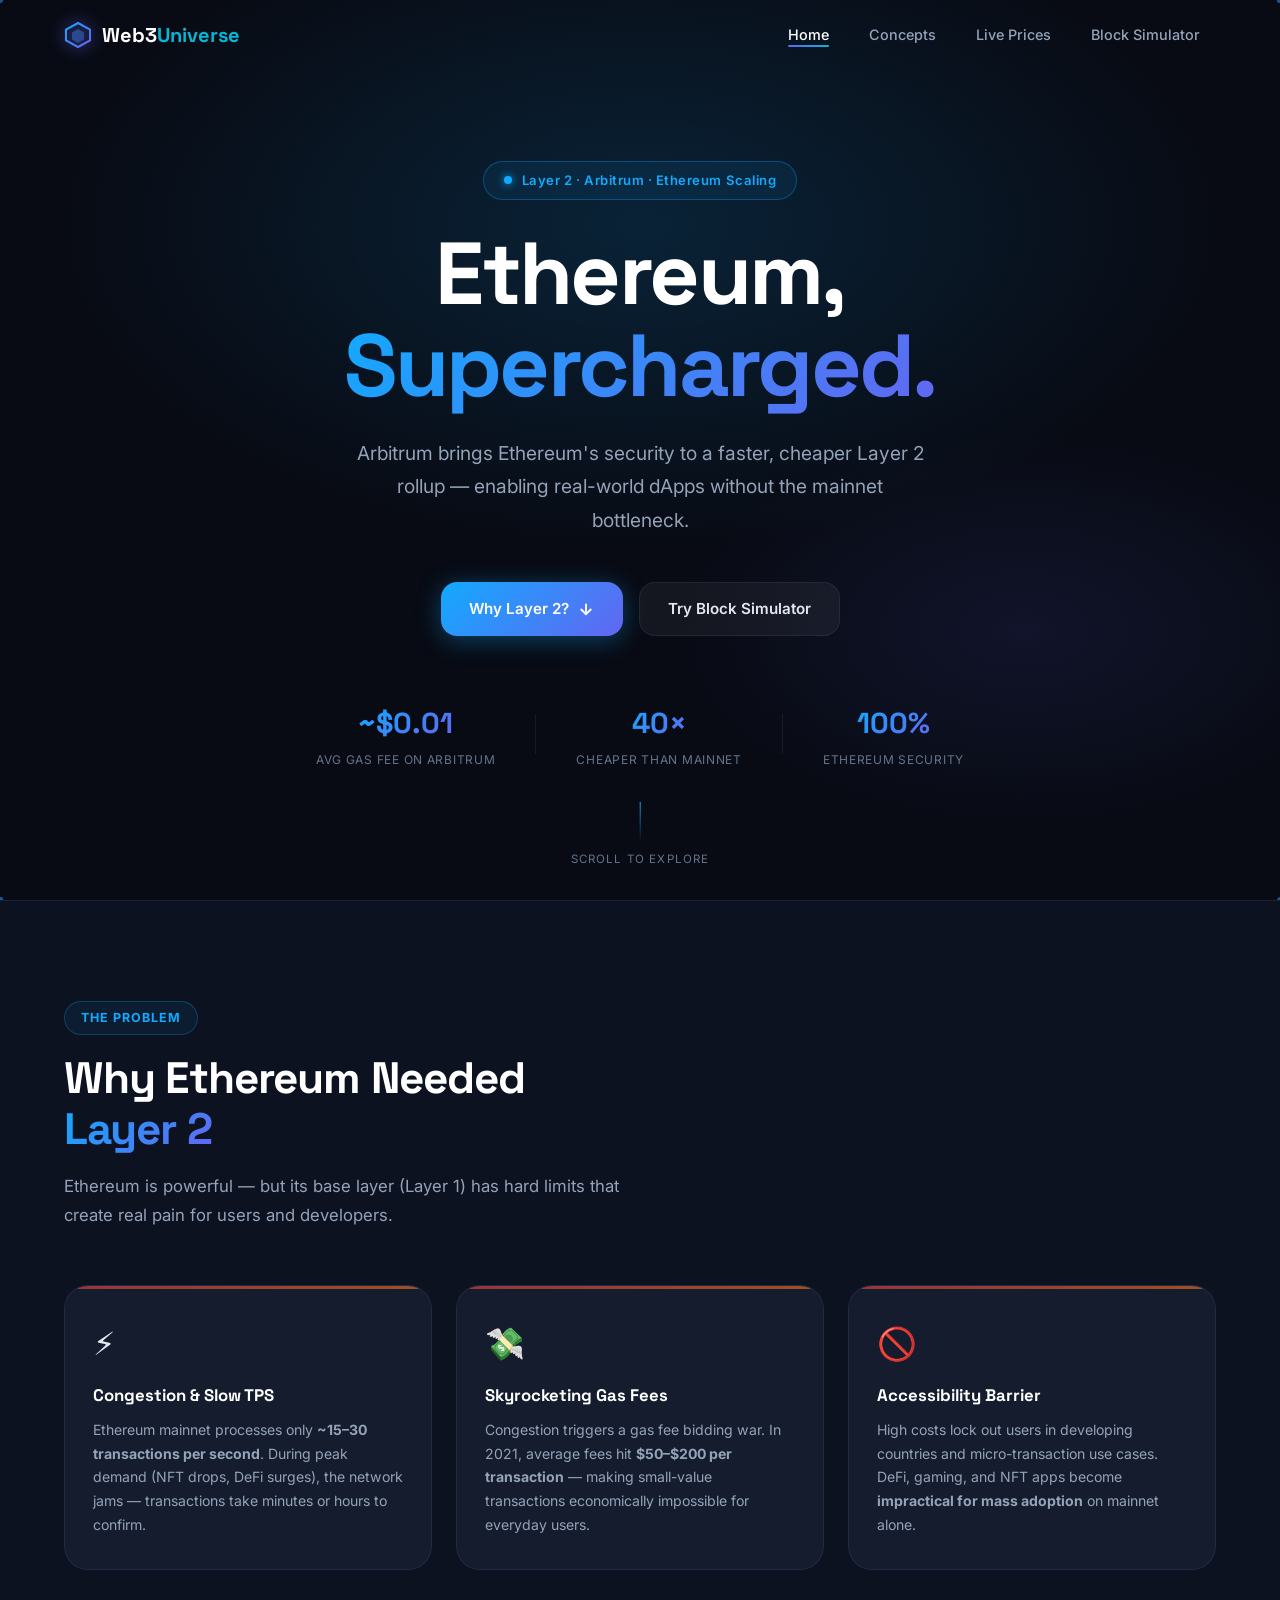
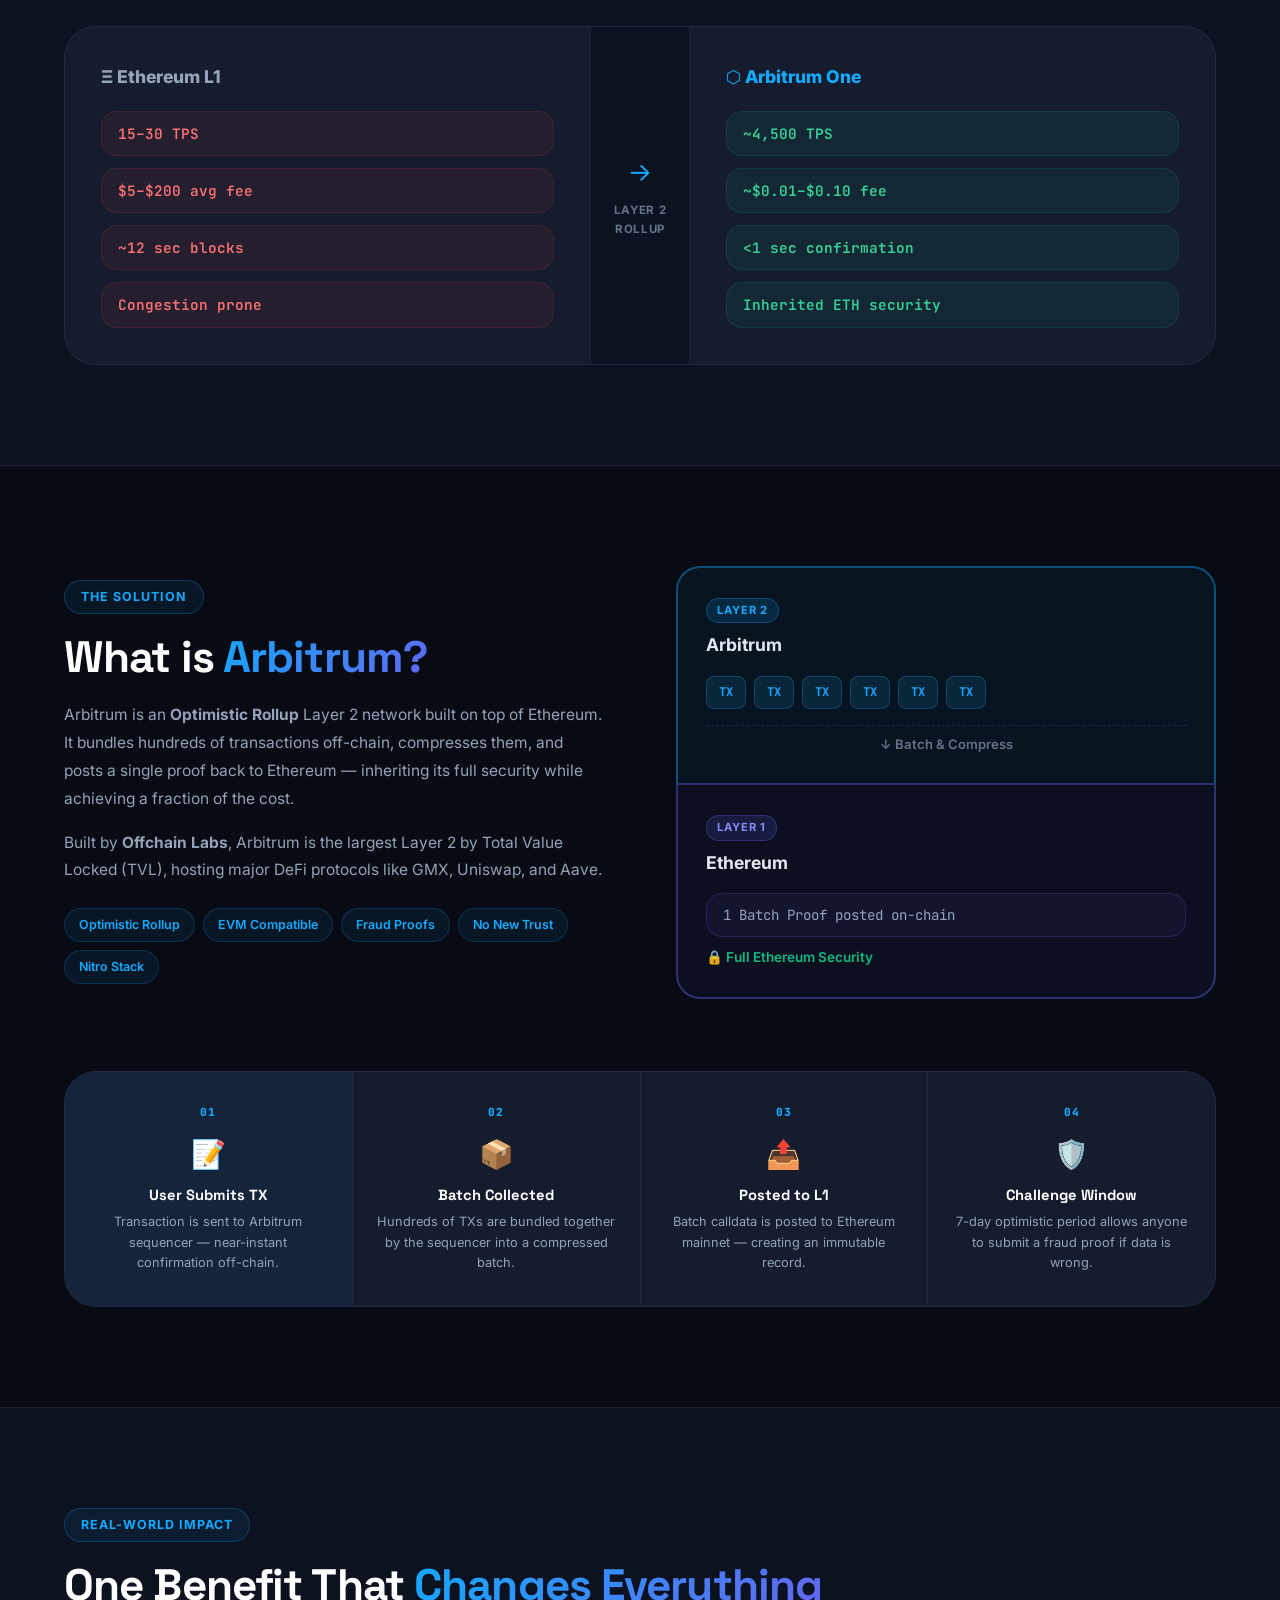
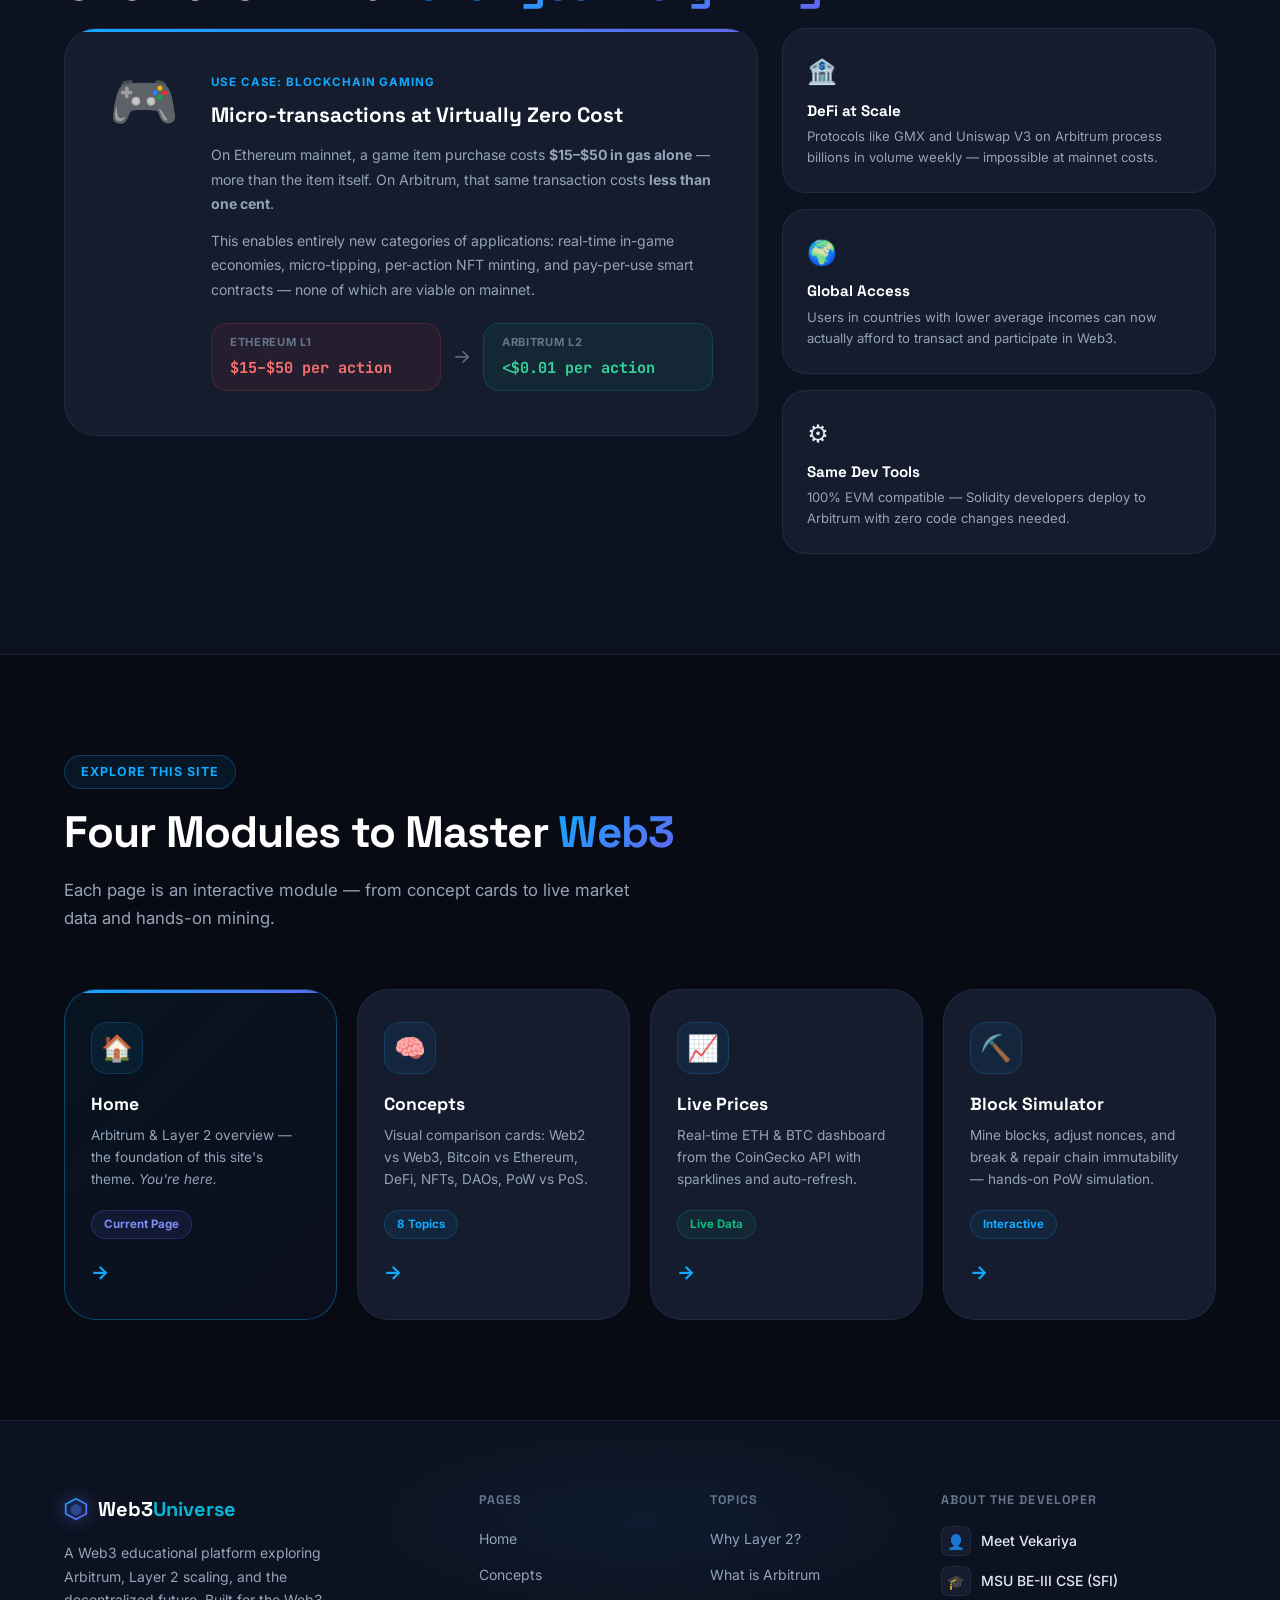
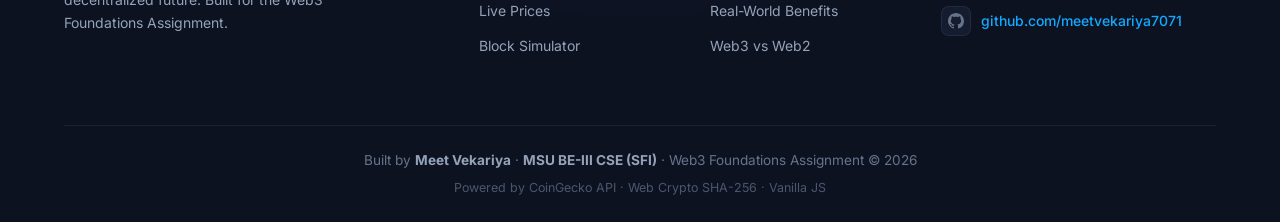
<file: index.html>
<!DOCTYPE html>
<html lang="en">
<head>
  <meta charset="UTF-8" />
  <meta name="viewport" content="width=device-width, initial-scale=1.0" />
  <title>Web3 Universe — Arbitrum & Layer 2 Overview</title>
  <meta name="description" content="Understand why Ethereum needed Layer 2 solutions, what Arbitrum is, and how it scales the blockchain ecosystem." />
  <link rel="preconnect" href="https://fonts.googleapis.com" />
  <link rel="preconnect" href="https://fonts.gstatic.com" crossorigin />
  <link href="https://fonts.googleapis.com/css2?family=Inter:wght@300;400;500;600;700;800;900&family=Space+Grotesk:wght@400;500;600;700&family=JetBrains+Mono:wght@400;500&display=swap" rel="stylesheet" />
  <link rel="stylesheet" href="css/global.css" />
  <link rel="stylesheet" href="css/home.css" />
</head>
<body>

  <!-- ═══ NAVBAR ═══ -->
  <nav class="navbar" id="navbar">
    <div class="nav-container">
      <a href="index.html" class="nav-logo">
        <span class="logo-icon">
          <svg width="28" height="28" viewBox="0 0 28 28" fill="none">
            <path d="M14 2L26 8.5V19.5L14 26L2 19.5V8.5L14 2Z" stroke="url(#lg1)" stroke-width="2" fill="none"/>
            <path d="M14 8L20 11.5V18.5L14 22L8 18.5V11.5L14 8Z" fill="url(#lg1)" opacity="0.4"/>
            <defs>
              <linearGradient id="lg1" x1="2" y1="2" x2="26" y2="26" gradientUnits="userSpaceOnUse">
                <stop stop-color="#12aaff"/>
                <stop offset="1" stop-color="#6366f1"/>
              </linearGradient>
            </defs>
          </svg>
        </span>
        <span class="logo-text">Web3<span class="logo-accent">Universe</span></span>
      </a>
      <ul class="nav-links" id="navLinks">
        <li><a href="index.html"    class="nav-link active" id="nav-home">Home</a></li>
        <li><a href="concepts.html" class="nav-link" id="nav-concepts">Concepts</a></li>
        <li><a href="prices.html"   class="nav-link" id="nav-prices">Live Prices</a></li>
        <li><a href="simulator.html"class="nav-link" id="nav-simulator">Block Simulator</a></li>
      </ul>
      <button class="nav-toggle" id="navToggle" aria-label="Toggle navigation">
        <span></span><span></span><span></span>
      </button>
    </div>
  </nav>

  <!-- ═══ HERO ═══ -->
  <section class="hero" id="hero">
    <canvas id="heroCanvas"></canvas>
    <div class="hero-overlay"></div>

    <div class="hero-content">
      <div class="hero-badge">
        <span class="badge-dot"></span>
        Layer 2 · Arbitrum · Ethereum Scaling
      </div>

      <h1 class="hero-title">
        Ethereum,<br/>
        <span class="gradient-text">Supercharged.</span>
      </h1>

      <p class="hero-subtitle">
        Arbitrum brings Ethereum's security to a faster, cheaper Layer 2 rollup —
        enabling real-world dApps without the mainnet bottleneck.
      </p>

      <div class="hero-cta">
        <a href="#why-l2" class="btn btn-primary" id="btn-learn">
          <span>Why Layer 2?</span>
          <svg viewBox="0 0 24 24" fill="none" stroke="currentColor" stroke-width="2.5"><path d="M12 5v14M5 12l7 7 7-7"/></svg>
        </a>
        <a href="simulator.html" class="btn btn-secondary" id="btn-simulate">
          <span>Try Block Simulator</span>
        </a>
      </div>

      <div class="hero-stats">
        <div class="stat">
          <span class="stat-value" id="stat-gas">~$0.01</span>
          <span class="stat-label">Avg Gas Fee on Arbitrum</span>
        </div>
        <div class="stat-divider"></div>
        <div class="stat">
          <span class="stat-value">40×</span>
          <span class="stat-label">Cheaper than Mainnet</span>
        </div>
        <div class="stat-divider"></div>
        <div class="stat">
          <span class="stat-value">100%</span>
          <span class="stat-label">Ethereum Security</span>
        </div>
      </div>
    </div>

    <div class="hero-scroll-hint">
      <div class="scroll-line"></div>
      <span>Scroll to explore</span>
    </div>
  </section>

  <!-- ═══ WHY L2 ═══ -->
  <section class="section why-l2" id="why-l2">
    <div class="container">
      <div class="section-label">The Problem</div>
      <h2 class="section-title">Why Ethereum Needed<br/><span class="gradient-text">Layer 2</span></h2>
      <p class="section-sub">Ethereum is powerful — but its base layer (Layer 1) has hard limits that create real pain for users and developers.</p>

      <div class="problem-grid">
        <div class="problem-card" id="prob-1">
          <div class="prob-icon">⚡</div>
          <h3>Congestion & Slow TPS</h3>
          <p>Ethereum mainnet processes only <strong>~15–30 transactions per second</strong>. During peak demand (NFT drops, DeFi surges), the network jams — transactions take minutes or hours to confirm.</p>
        </div>
        <div class="problem-card" id="prob-2">
          <div class="prob-icon">💸</div>
          <h3>Skyrocketing Gas Fees</h3>
          <p>Congestion triggers a gas fee bidding war. In 2021, average fees hit <strong>$50–$200 per transaction</strong> — making small-value transactions economically impossible for everyday users.</p>
        </div>
        <div class="problem-card" id="prob-3">
          <div class="prob-icon">🚫</div>
          <h3>Accessibility Barrier</h3>
          <p>High costs lock out users in developing countries and micro-transaction use cases. DeFi, gaming, and NFT apps become <strong>impractical for mass adoption</strong> on mainnet alone.</p>
        </div>
      </div>

      <!-- Ethereum vs Arbitrum comparison strip -->
      <div class="eth-arb-compare" id="ethArbCompare">
        <div class="compare-col eth-col">
          <div class="compare-logo">Ξ Ethereum L1</div>
          <div class="compare-stat bad">15–30 TPS</div>
          <div class="compare-stat bad">$5–$200 avg fee</div>
          <div class="compare-stat bad">~12 sec blocks</div>
          <div class="compare-stat bad">Congestion prone</div>
        </div>
        <div class="compare-vs">
          <div class="vs-arrow">→</div>
          <div class="vs-label">Layer 2<br/>Rollup</div>
        </div>
        <div class="compare-col arb-col">
          <div class="compare-logo arb">⬡ Arbitrum One</div>
          <div class="compare-stat good">~4,500 TPS</div>
          <div class="compare-stat good">~$0.01–$0.10 fee</div>
          <div class="compare-stat good">&lt;1 sec confirmation</div>
          <div class="compare-stat good">Inherited ETH security</div>
        </div>
      </div>
    </div>
  </section>

  <!-- ═══ WHAT IS ARBITRUM ═══ -->
  <section class="section what-arb" id="what-arb">
    <div class="container">
      <div class="arb-intro-grid">
        <div class="arb-intro-text">
          <div class="section-label">The Solution</div>
          <h2 class="section-title">What is <span class="gradient-text">Arbitrum?</span></h2>
          <p>Arbitrum is an <strong>Optimistic Rollup</strong> Layer 2 network built on top of Ethereum. It bundles hundreds of transactions off-chain, compresses them, and posts a single proof back to Ethereum — inheriting its full security while achieving a fraction of the cost.</p>
          <p>Built by <strong>Offchain Labs</strong>, Arbitrum is the largest Layer 2 by Total Value Locked (TVL), hosting major DeFi protocols like GMX, Uniswap, and Aave.</p>

          <div class="arb-tags">
            <span class="tag">Optimistic Rollup</span>
            <span class="tag">EVM Compatible</span>
            <span class="tag">Fraud Proofs</span>
            <span class="tag">No New Trust</span>
            <span class="tag">Nitro Stack</span>
          </div>
        </div>

        <div class="arb-diagram" id="arbDiagram">
          <div class="diag-layer diag-l2" id="diag-l2">
            <span class="diag-badge">Layer 2</span>
            <div class="diag-title">Arbitrum</div>
            <div class="diag-txs">
              <div class="diag-tx">TX</div>
              <div class="diag-tx">TX</div>
              <div class="diag-tx">TX</div>
              <div class="diag-tx">TX</div>
              <div class="diag-tx">TX</div>
              <div class="diag-tx">TX</div>
            </div>
            <div class="diag-arrow-down">↓ Batch & Compress</div>
          </div>
          <div class="diag-layer diag-l1" id="diag-l1">
            <span class="diag-badge l1">Layer 1</span>
            <div class="diag-title">Ethereum</div>
            <div class="diag-batch">1 Batch Proof posted on-chain</div>
            <div class="diag-security">🔒 Full Ethereum Security</div>
          </div>
        </div>
      </div>

      <!-- How rollup works -->
      <div class="rollup-steps" id="rollupSteps">
        <div class="rollup-step" id="rs-1">
          <div class="rs-num">01</div>
          <div class="rs-icon">📝</div>
          <h4>User Submits TX</h4>
          <p>Transaction is sent to Arbitrum sequencer — near-instant confirmation off-chain.</p>
        </div>
        <div class="rs-connector"></div>
        <div class="rollup-step" id="rs-2">
          <div class="rs-num">02</div>
          <div class="rs-icon">📦</div>
          <h4>Batch Collected</h4>
          <p>Hundreds of TXs are bundled together by the sequencer into a compressed batch.</p>
        </div>
        <div class="rs-connector"></div>
        <div class="rollup-step" id="rs-3">
          <div class="rs-num">03</div>
          <div class="rs-icon">📤</div>
          <h4>Posted to L1</h4>
          <p>Batch calldata is posted to Ethereum mainnet — creating an immutable record.</p>
        </div>
        <div class="rs-connector"></div>
        <div class="rollup-step" id="rs-4">
          <div class="rs-num">04</div>
          <div class="rs-icon">🛡️</div>
          <h4>Challenge Window</h4>
          <p>7-day optimistic period allows anyone to submit a fraud proof if data is wrong.</p>
        </div>
      </div>
    </div>
  </section>

  <!-- ═══ REAL-WORLD BENEFIT ═══ -->
  <section class="section benefit-section" id="benefit">
    <div class="container">
      <div class="section-label">Real-World Impact</div>
      <h2 class="section-title">One Benefit That <span class="gradient-text">Changes Everything</span></h2>

      <div class="benefit-showcase" id="benefitShowcase">
        <div class="benefit-main-card" id="benefitCard">
          <div class="benefit-icon-large">🎮</div>
          <div class="benefit-content">
            <div class="benefit-category">Use Case: Blockchain Gaming</div>
            <h3>Micro-transactions at Virtually Zero Cost</h3>
            <p>On Ethereum mainnet, a game item purchase costs <strong>$15–$50 in gas alone</strong> — more than the item itself. On Arbitrum, that same transaction costs <strong>less than one cent</strong>.</p>
            <p>This enables entirely new categories of applications: real-time in-game economies, micro-tipping, per-action NFT minting, and pay-per-use smart contracts — none of which are viable on mainnet.</p>
            <div class="benefit-comparison">
              <div class="bc-item bad">
                <span class="bc-label">Ethereum L1</span>
                <span class="bc-val">$15–$50 per action</span>
              </div>
              <div class="bc-arrow">→</div>
              <div class="bc-item good">
                <span class="bc-label">Arbitrum L2</span>
                <span class="bc-val">&lt;$0.01 per action</span>
              </div>
            </div>
          </div>
        </div>

        <div class="benefit-side">
          <div class="bside-card" id="bside-1">
            <div class="bside-icon">🏦</div>
            <h4>DeFi at Scale</h4>
            <p>Protocols like GMX and Uniswap V3 on Arbitrum process billions in volume weekly — impossible at mainnet costs.</p>
          </div>
          <div class="bside-card" id="bside-2">
            <div class="bside-icon">🌍</div>
            <h4>Global Access</h4>
            <p>Users in countries with lower average incomes can now actually afford to transact and participate in Web3.</p>
          </div>
          <div class="bside-card" id="bside-3">
            <div class="bside-icon">⚙️</div>
            <h4>Same Dev Tools</h4>
            <p>100% EVM compatible — Solidity developers deploy to Arbitrum with zero code changes needed.</p>
          </div>
        </div>
      </div>
    </div>
  </section>

  <!-- ═══ FEATURES / EXPLORE ═══ -->
  <section class="section features-section" id="features">
    <div class="container">
      <div class="section-label">Explore This Site</div>
      <h2 class="section-title">Four Modules to Master <span class="gradient-text">Web3</span></h2>
      <p class="section-sub">Each page is an interactive module — from concept cards to live market data and hands-on mining.</p>

      <div class="features-grid">

        <a href="index.html" class="feature-card active-card" id="feature-home">
          <div class="fc-icon-wrap">
            <span class="fc-icon">🏠</span>
          </div>
          <h3>Home</h3>
          <p>Arbitrum & Layer 2 overview — the foundation of this site's theme. <em>You're here.</em></p>
          <div class="fc-tag current">Current Page</div>
          <span class="fc-arrow">→</span>
        </a>

        <a href="concepts.html" class="feature-card" id="feature-concepts">
          <div class="fc-icon-wrap">
            <span class="fc-icon">🧠</span>
          </div>
          <h3>Concepts</h3>
          <p>Visual comparison cards: Web2 vs Web3, Bitcoin vs Ethereum, DeFi, NFTs, DAOs, PoW vs PoS.</p>
          <div class="fc-tag">8 Topics</div>
          <span class="fc-arrow">→</span>
        </a>

        <a href="prices.html" class="feature-card" id="feature-prices">
          <div class="fc-icon-wrap">
            <span class="fc-icon">📈</span>
          </div>
          <h3>Live Prices</h3>
          <p>Real-time ETH & BTC dashboard from the CoinGecko API with sparklines and auto-refresh.</p>
          <div class="fc-tag live">Live Data</div>
          <span class="fc-arrow">→</span>
        </a>

        <a href="simulator.html" class="feature-card" id="feature-simulator">
          <div class="fc-icon-wrap">
            <span class="fc-icon">⛏️</span>
          </div>
          <h3>Block Simulator</h3>
          <p>Mine blocks, adjust nonces, and break & repair chain immutability — hands-on PoW simulation.</p>
          <div class="fc-tag">Interactive</div>
          <span class="fc-arrow">→</span>
        </a>

      </div>
    </div>
  </section>

  <!-- ═══ FOOTER ═══ -->
  <footer class="footer" id="footer">
    <div class="footer-glow"></div>
    <div class="container">
      <div class="footer-grid">

        <div class="footer-brand">
          <a href="index.html" class="nav-logo footer-logo">
            <span class="logo-icon">
              <svg width="24" height="24" viewBox="0 0 28 28" fill="none">
                <path d="M14 2L26 8.5V19.5L14 26L2 19.5V8.5L14 2Z" stroke="url(#lg2)" stroke-width="2" fill="none"/>
                <path d="M14 8L20 11.5V18.5L14 22L8 18.5V11.5L14 8Z" fill="url(#lg2)" opacity="0.4"/>
                <defs>
                  <linearGradient id="lg2" x1="2" y1="2" x2="26" y2="26" gradientUnits="userSpaceOnUse">
                    <stop stop-color="#12aaff"/>
                    <stop offset="1" stop-color="#6366f1"/>
                  </linearGradient>
                </defs>
              </svg>
            </span>
            <span class="logo-text">Web3<span class="logo-accent">Universe</span></span>
          </a>
          <p>A Web3 educational platform exploring Arbitrum, Layer 2 scaling, and the decentralized future. Built for the Web3 Foundations Assignment.</p>
        </div>

        <div class="footer-links">
          <h4>Pages</h4>
          <ul>
            <li><a href="index.html">Home</a></li>
            <li><a href="concepts.html">Concepts</a></li>
            <li><a href="prices.html">Live Prices</a></li>
            <li><a href="simulator.html">Block Simulator</a></li>
          </ul>
        </div>

        <div class="footer-links">
          <h4>Topics</h4>
          <ul>
            <li><a href="#why-l2">Why Layer 2?</a></li>
            <li><a href="#what-arb">What is Arbitrum</a></li>
            <li><a href="#benefit">Real-World Benefits</a></li>
            <li><a href="concepts.html">Web3 vs Web2</a></li>
          </ul>
        </div>

        <div class="footer-about">
          <h4>About the Developer</h4>
          <div class="dev-info">
            <div class="dev-row">
              <span class="dev-icon">👤</span>
              <span class="dev-val">Meet Vekariya</span>
            </div>
            <div class="dev-row">
              <span class="dev-icon">🎓</span>
              <span class="dev-val">MSU BE-III CSE (SFI)</span>
            </div>
            <div class="dev-row">
              <span class="dev-icon">
                <svg width="16" height="16" viewBox="0 0 24 24" fill="currentColor"><path d="M12 0C5.37 0 0 5.37 0 12c0 5.31 3.435 9.795 8.205 11.385.6.105.825-.255.825-.57 0-.285-.015-1.23-.015-2.235-3.015.555-3.795-.735-4.035-1.41-.135-.345-.72-1.41-1.23-1.695-.42-.225-1.02-.78-.015-.795.945-.015 1.62.87 1.845 1.23 1.08 1.815 2.805 1.305 3.495.99.105-.78.42-1.305.765-1.605-2.67-.3-5.46-1.335-5.46-5.925 0-1.305.465-2.385 1.23-3.225-.12-.3-.54-1.53.12-3.18 0 0 1.005-.315 3.3 1.23.96-.27 1.98-.405 3-.405s2.04.135 3 .405c2.295-1.56 3.3-1.23 3.3-1.23.66 1.65.24 2.88.12 3.18.765.84 1.23 1.905 1.23 3.225 0 4.605-2.805 5.625-5.475 5.925.435.375.81 1.095.81 2.22 0 1.605-.015 2.895-.015 3.3 0 .315.225.69.825.57A12.02 12.02 0 0 0 24 12c0-6.63-5.37-12-12-12z"/></svg>
              </span>
              <a href="https://github.com/meetvekariya7071" target="_blank" rel="noopener" class="dev-link">github.com/meetvekariya7071</a>
            </div>
          </div>
        </div>

      </div>

      <div class="footer-bottom">
        <p>Built by <strong>Meet Vekariya</strong> · <strong>MSU BE-III CSE (SFI)</strong> · Web3 Foundations Assignment &copy; 2026</p>
        <p class="footer-tech">Powered by CoinGecko API · Web Crypto SHA-256 · Vanilla JS</p>
      </div>
    </div>
  </footer>

  <script src="js/global.js"></script>
  <script src="js/home.js"></script>
</body>
</html>
</file>
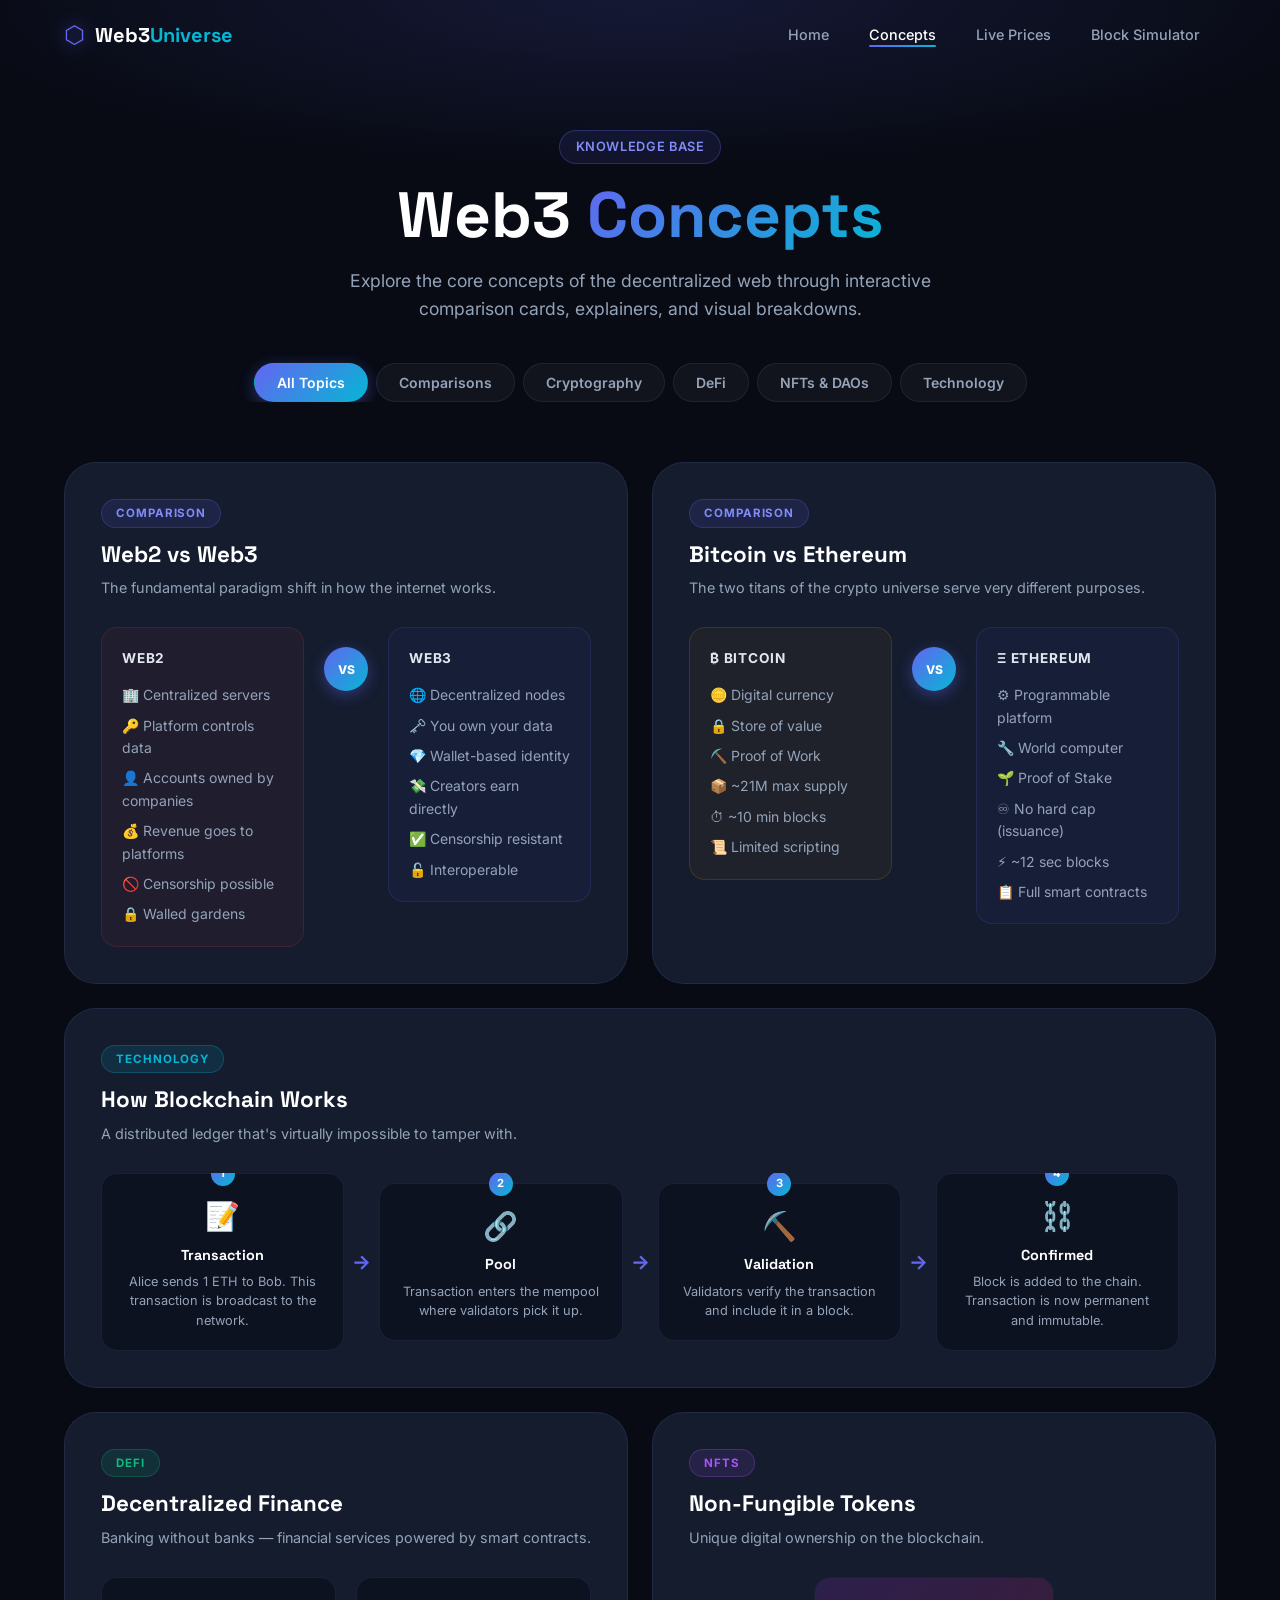
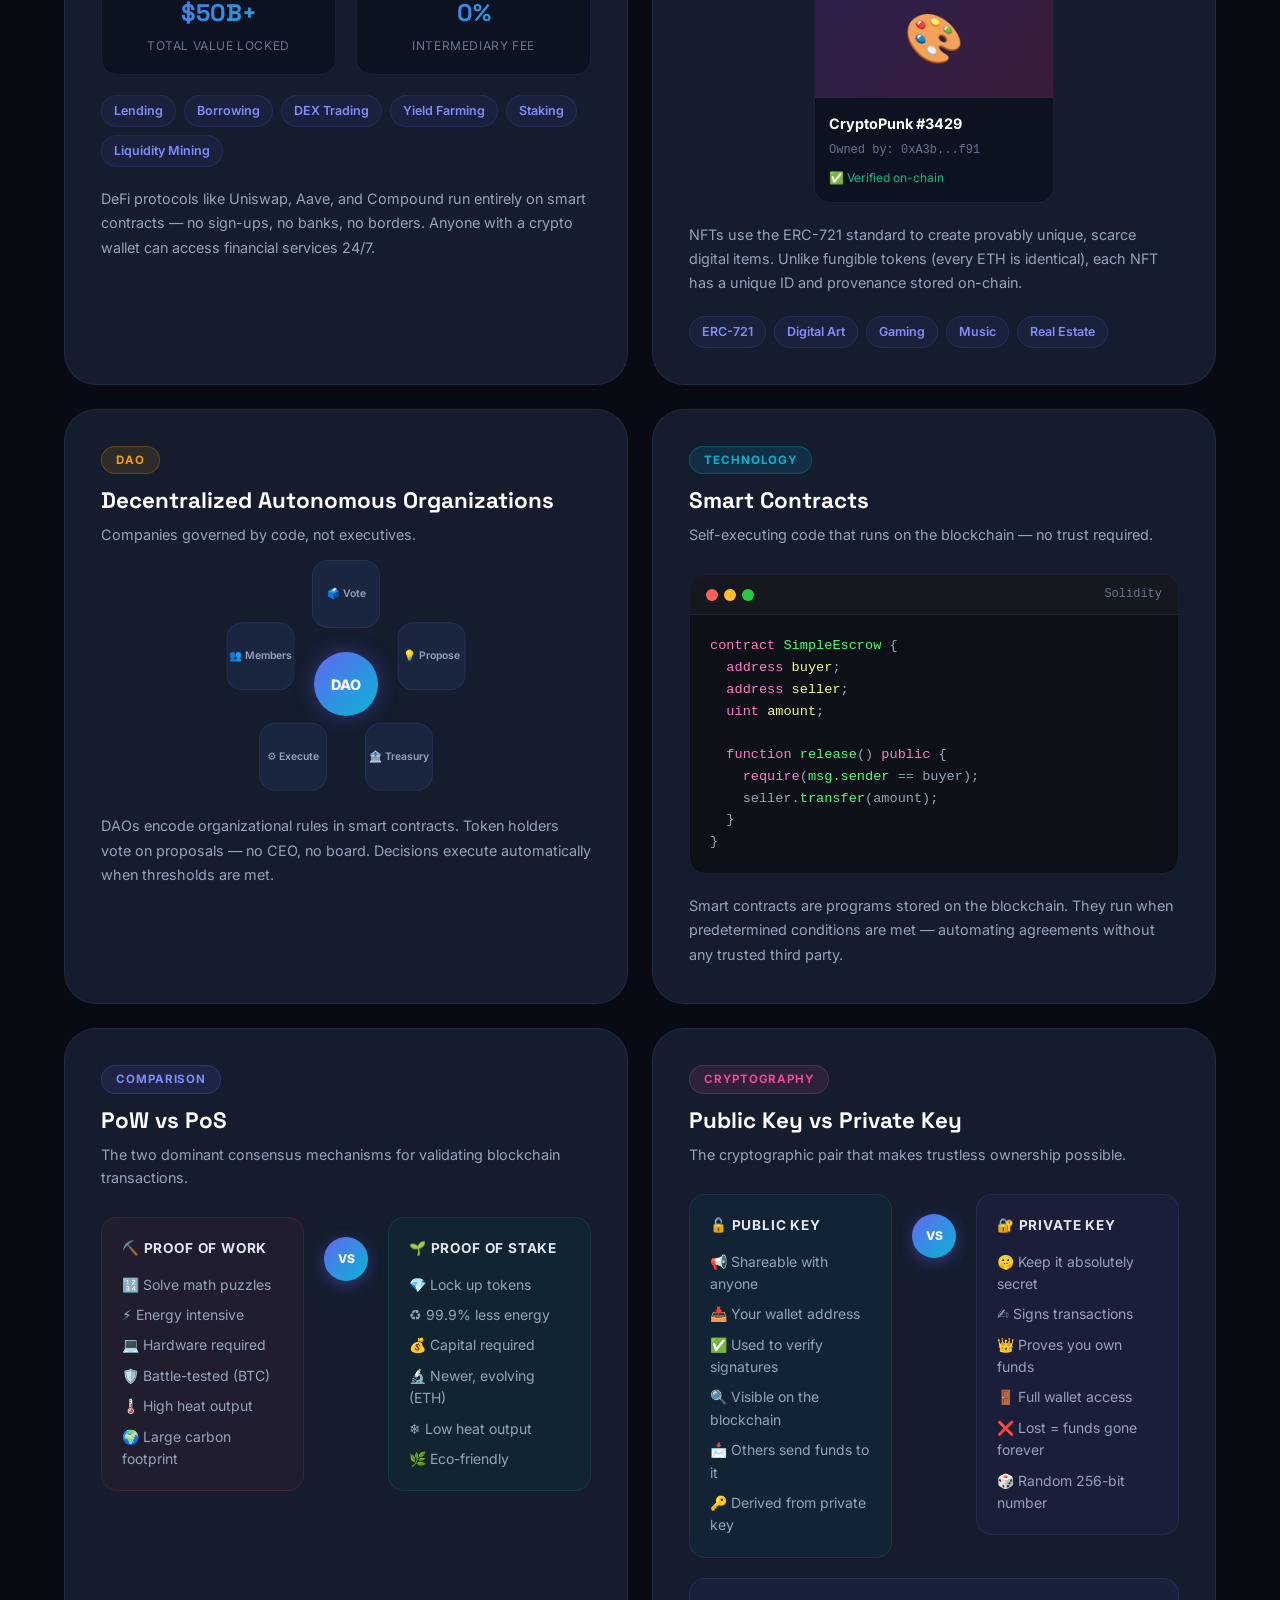
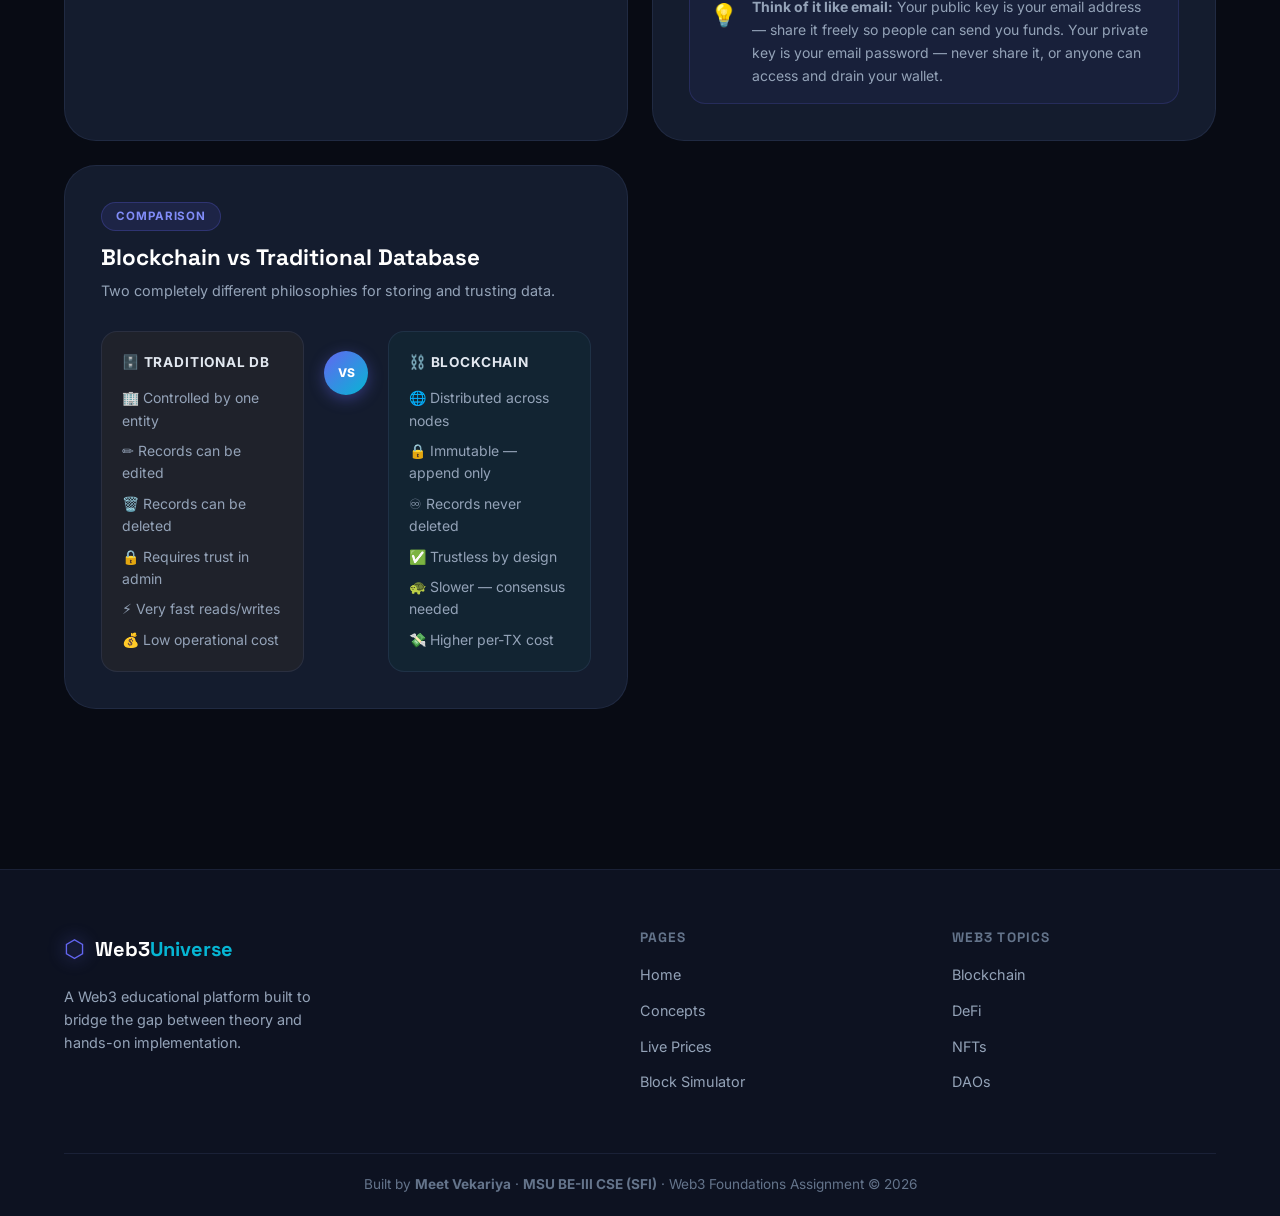
<file: concepts.html>
<!DOCTYPE html>
<html lang="en">
<head>
  <meta charset="UTF-8" />
  <meta name="viewport" content="width=device-width, initial-scale=1.0" />
  <title>Web3 Concepts — Visual Comparison Cards</title>
  <meta name="description" content="Compare Web2 vs Web3, Bitcoin vs Ethereum, DeFi, NFTs, DAOs and more with stunning visual comparison cards." />
  <link rel="preconnect" href="https://fonts.googleapis.com" />
  <link rel="preconnect" href="https://fonts.gstatic.com" crossorigin />
  <link href="https://fonts.googleapis.com/css2?family=Inter:wght@300;400;500;600;700;800;900&family=Space+Grotesk:wght@400;500;600;700&display=swap" rel="stylesheet" />
  <link rel="stylesheet" href="css/global.css" />
  <link rel="stylesheet" href="css/concepts.css" />
</head>
<body>
  <!-- Navigation -->
  <nav class="navbar" id="navbar">
    <div class="nav-container">
      <a href="index.html" class="nav-logo">
        <span class="logo-icon">⬡</span>
        <span class="logo-text">Web3<span class="logo-accent">Universe</span></span>
      </a>
      <ul class="nav-links" id="navLinks">
        <li><a href="index.html" class="nav-link" id="nav-home">Home</a></li>
        <li><a href="concepts.html" class="nav-link active" id="nav-concepts">Concepts</a></li>
        <li><a href="prices.html" class="nav-link" id="nav-prices">Live Prices</a></li>
        <li><a href="simulator.html" class="nav-link" id="nav-simulator">Block Simulator</a></li>
      </ul>
      <button class="nav-toggle" id="navToggle" aria-label="Toggle navigation">
        <span></span><span></span><span></span>
      </button>
    </div>
  </nav>

  <!-- Page Header -->
  <section class="page-hero concepts-hero">
    <div class="page-hero-bg"></div>
    <div class="container">
      <span class="section-tag">Knowledge Base</span>
      <h1 class="page-title">Web3 <span class="gradient-text">Concepts</span></h1>
      <p class="page-subtitle">Explore the core concepts of the decentralized web through interactive comparison cards, explainers, and visual breakdowns.</p>
      <div class="filter-bar" id="filterBar">
        <button class="filter-btn active" data-filter="all" id="filter-all">All Topics</button>
        <button class="filter-btn" data-filter="comparison" id="filter-comparison">Comparisons</button>
        <button class="filter-btn" data-filter="crypto" id="filter-crypto">Cryptography</button>
        <button class="filter-btn" data-filter="defi" id="filter-defi">DeFi</button>
        <button class="filter-btn" data-filter="nft" id="filter-nft">NFTs & DAOs</button>
        <button class="filter-btn" data-filter="tech" id="filter-tech">Technology</button>
      </div>
    </div>
  </section>

  <!-- Concepts Grid -->
  <section class="concepts-section" id="conceptsSection">
    <div class="container">
      <div class="concepts-grid" id="conceptsGrid">

        <!-- Card 1: Web2 vs Web3 -->
        <div class="concept-card" data-category="comparison" id="card-web2-vs-web3">
          <div class="card-glow"></div>
          <div class="card-header">
            <div class="card-badge comparison">Comparison</div>
            <h3 class="card-title">Web2 vs Web3</h3>
            <p class="card-subtitle">The fundamental paradigm shift in how the internet works.</p>
          </div>
          <div class="vs-comparison">
            <div class="vs-side web2-side">
              <div class="vs-label">Web2</div>
              <ul class="vs-list">
                <li>🏢 Centralized servers</li>
                <li>🔑 Platform controls data</li>
                <li>👤 Accounts owned by companies</li>
                <li>💰 Revenue goes to platforms</li>
                <li>🚫 Censorship possible</li>
                <li>🔒 Walled gardens</li>
              </ul>
            </div>
            <div class="vs-divider">
              <div class="vs-circle">VS</div>
            </div>
            <div class="vs-side web3-side">
              <div class="vs-label">Web3</div>
              <ul class="vs-list">
                <li>🌐 Decentralized nodes</li>
                <li>🗝️ You own your data</li>
                <li>💎 Wallet-based identity</li>
                <li>💸 Creators earn directly</li>
                <li>✅ Censorship resistant</li>
                <li>🔓 Interoperable</li>
              </ul>
            </div>
          </div>
        </div>

        <!-- Card 2: Bitcoin vs Ethereum -->
        <div class="concept-card" data-category="comparison" id="card-btc-vs-eth">
          <div class="card-glow"></div>
          <div class="card-header">
            <div class="card-badge comparison">Comparison</div>
            <h3 class="card-title">Bitcoin vs Ethereum</h3>
            <p class="card-subtitle">The two titans of the crypto universe serve very different purposes.</p>
          </div>
          <div class="vs-comparison">
            <div class="vs-side btc-side">
              <div class="vs-label">₿ Bitcoin</div>
              <ul class="vs-list">
                <li>🪙 Digital currency</li>
                <li>🔒 Store of value</li>
                <li>⛏️ Proof of Work</li>
                <li>📦 ~21M max supply</li>
                <li>⏱ ~10 min blocks</li>
                <li>📜 Limited scripting</li>
              </ul>
            </div>
            <div class="vs-divider">
              <div class="vs-circle">VS</div>
            </div>
            <div class="vs-side eth-side">
              <div class="vs-label">Ξ Ethereum</div>
              <ul class="vs-list">
                <li>⚙️ Programmable platform</li>
                <li>🔧 World computer</li>
                <li>🌱 Proof of Stake</li>
                <li>♾ No hard cap (issuance)</li>
                <li>⚡ ~12 sec blocks</li>
                <li>📋 Full smart contracts</li>
              </ul>
            </div>
          </div>
        </div>

        <!-- Card 3: Blockchain Explained -->
        <div class="concept-card card-wide" data-category="tech" id="card-blockchain">
          <div class="card-glow"></div>
          <div class="card-header">
            <div class="card-badge tech">Technology</div>
            <h3 class="card-title">How Blockchain Works</h3>
            <p class="card-subtitle">A distributed ledger that's virtually impossible to tamper with.</p>
          </div>
          <div class="blockchain-explainer">
            <div class="step-flow">
              <div class="step" id="step-1">
                <div class="step-icon">📝</div>
                <div class="step-num">1</div>
                <h4>Transaction</h4>
                <p>Alice sends 1 ETH to Bob. This transaction is broadcast to the network.</p>
              </div>
              <div class="step-arrow">→</div>
              <div class="step" id="step-2">
                <div class="step-icon">🔗</div>
                <div class="step-num">2</div>
                <h4>Pool</h4>
                <p>Transaction enters the mempool where validators pick it up.</p>
              </div>
              <div class="step-arrow">→</div>
              <div class="step" id="step-3">
                <div class="step-icon">⛏️</div>
                <div class="step-num">3</div>
                <h4>Validation</h4>
                <p>Validators verify the transaction and include it in a block.</p>
              </div>
              <div class="step-arrow">→</div>
              <div class="step" id="step-4">
                <div class="step-icon">⛓️</div>
                <div class="step-num">4</div>
                <h4>Confirmed</h4>
                <p>Block is added to the chain. Transaction is now permanent and immutable.</p>
              </div>
            </div>
          </div>
        </div>

        <!-- Card 4: DeFi -->
        <div class="concept-card" data-category="defi" id="card-defi">
          <div class="card-glow"></div>
          <div class="card-header">
            <div class="card-badge defi">DeFi</div>
            <h3 class="card-title">Decentralized Finance</h3>
            <p class="card-subtitle">Banking without banks — financial services powered by smart contracts.</p>
          </div>
          <div class="concept-body">
            <div class="concept-stat-row">
              <div class="cstat">
                <span class="cstat-val">$50B+</span>
                <span class="cstat-key">Total Value Locked</span>
              </div>
              <div class="cstat">
                <span class="cstat-val">0%</span>
                <span class="cstat-key">Intermediary Fee</span>
              </div>
            </div>
            <div class="concept-tags">
              <span class="ctag">Lending</span>
              <span class="ctag">Borrowing</span>
              <span class="ctag">DEX Trading</span>
              <span class="ctag">Yield Farming</span>
              <span class="ctag">Staking</span>
              <span class="ctag">Liquidity Mining</span>
            </div>
            <p class="concept-desc">DeFi protocols like Uniswap, Aave, and Compound run entirely on smart contracts — no sign-ups, no banks, no borders. Anyone with a crypto wallet can access financial services 24/7.</p>
          </div>
        </div>

        <!-- Card 5: NFTs -->
        <div class="concept-card" data-category="nft" id="card-nfts">
          <div class="card-glow"></div>
          <div class="card-header">
            <div class="card-badge nft">NFTs</div>
            <h3 class="card-title">Non-Fungible Tokens</h3>
            <p class="card-subtitle">Unique digital ownership on the blockchain.</p>
          </div>
          <div class="concept-body">
            <div class="nft-visual" id="nftVisual">
              <div class="nft-card-preview">
                <div class="nft-art">🎨</div>
                <div class="nft-info">
                  <div class="nft-name">CryptoPunk #3429</div>
                  <div class="nft-owner">Owned by: 0xA3b...f91</div>
                  <div class="nft-badge">✅ Verified on-chain</div>
                </div>
              </div>
            </div>
            <p class="concept-desc">NFTs use the ERC-721 standard to create provably unique, scarce digital items. Unlike fungible tokens (every ETH is identical), each NFT has a unique ID and provenance stored on-chain.</p>
            <div class="concept-tags">
              <span class="ctag">ERC-721</span>
              <span class="ctag">Digital Art</span>
              <span class="ctag">Gaming</span>
              <span class="ctag">Music</span>
              <span class="ctag">Real Estate</span>
            </div>
          </div>
        </div>

        <!-- Card 6: DAOs -->
        <div class="concept-card" data-category="nft" id="card-daos">
          <div class="card-glow"></div>
          <div class="card-header">
            <div class="card-badge dao">DAO</div>
            <h3 class="card-title">Decentralized Autonomous Organizations</h3>
            <p class="card-subtitle">Companies governed by code, not executives.</p>
          </div>
          <div class="concept-body">
            <div class="dao-structure" id="daoStructure">
              <div class="dao-center">DAO</div>
              <div class="dao-members">
                <div class="dao-member" style="--angle:0deg">🗳️ Vote</div>
                <div class="dao-member" style="--angle:72deg">💡 Propose</div>
                <div class="dao-member" style="--angle:144deg">🏦 Treasury</div>
                <div class="dao-member" style="--angle:216deg">⚙️ Execute</div>
                <div class="dao-member" style="--angle:288deg">👥 Members</div>
              </div>
            </div>
            <p class="concept-desc">DAOs encode organizational rules in smart contracts. Token holders vote on proposals — no CEO, no board. Decisions execute automatically when thresholds are met.</p>
          </div>
        </div>

        <!-- Card 7: Smart Contracts -->
        <div class="concept-card" data-category="tech" id="card-smart-contracts">
          <div class="card-glow"></div>
          <div class="card-header">
            <div class="card-badge tech">Technology</div>
            <h3 class="card-title">Smart Contracts</h3>
            <p class="card-subtitle">Self-executing code that runs on the blockchain — no trust required.</p>
          </div>
          <div class="concept-body">
            <div class="code-preview" id="codePreview">
              <div class="code-bar">
                <span class="code-dot red"></span>
                <span class="code-dot yellow"></span>
                <span class="code-dot green"></span>
                <span class="code-lang">Solidity</span>
              </div>
              <pre class="code-content"><code><span class="kw">contract</span> <span class="fn">SimpleEscrow</span> {
  <span class="kw">address</span> <span class="var">buyer</span>;
  <span class="kw">address</span> <span class="var">seller</span>;
  <span class="kw">uint</span> <span class="var">amount</span>;

  <span class="kw">function</span> <span class="fn">release</span>() <span class="kw">public</span> {
    <span class="kw">require</span>(<span class="fn">msg.sender</span> == buyer);
    seller.<span class="fn">transfer</span>(amount);
  }
}</code></pre>
            </div>
            <p class="concept-desc">Smart contracts are programs stored on the blockchain. They run when predetermined conditions are met — automating agreements without any trusted third party.</p>
          </div>
        </div>

        <!-- Card 8: Proof of Work vs Proof of Stake -->
        <div class="concept-card" data-category="comparison" id="card-pow-vs-pos">
          <div class="card-glow"></div>
          <div class="card-header">
            <div class="card-badge comparison">Comparison</div>
            <h3 class="card-title">PoW vs PoS</h3>
            <p class="card-subtitle">The two dominant consensus mechanisms for validating blockchain transactions.</p>
          </div>
          <div class="vs-comparison">
            <div class="vs-side pow-side">
              <div class="vs-label">⛏️ Proof of Work</div>
              <ul class="vs-list">
                <li>🔢 Solve math puzzles</li>
                <li>⚡ Energy intensive</li>
                <li>💻 Hardware required</li>
                <li>🛡️ Battle-tested (BTC)</li>
                <li>🌡️ High heat output</li>
                <li>🌍 Large carbon footprint</li>
              </ul>
            </div>
            <div class="vs-divider">
              <div class="vs-circle">VS</div>
            </div>
            <div class="vs-side pos-side">
              <div class="vs-label">🌱 Proof of Stake</div>
              <ul class="vs-list">
                <li>💎 Lock up tokens</li>
                <li>♻️ 99.9% less energy</li>
                <li>💰 Capital required</li>
                <li>🔬 Newer, evolving (ETH)</li>
                <li>❄️ Low heat output</li>
                <li>🌿 Eco-friendly</li>
              </ul>
            </div>
          </div>
        </div>

        <!-- Card 9: Public Key vs Private Key -->
        <div class="concept-card" data-category="crypto" id="card-keys">
          <div class="card-glow"></div>
          <div class="card-header">
            <div class="card-badge crypto">Cryptography</div>
            <h3 class="card-title">Public Key vs Private Key</h3>
            <p class="card-subtitle">The cryptographic pair that makes trustless ownership possible.</p>
          </div>
          <div class="vs-comparison">
            <div class="vs-side pubkey-side">
              <div class="vs-label">🔓 Public Key</div>
              <ul class="vs-list">
                <li>📢 Shareable with anyone</li>
                <li>📥 Your wallet address</li>
                <li>✅ Used to verify signatures</li>
                <li>🔍 Visible on the blockchain</li>
                <li>📩 Others send funds to it</li>
                <li>🔑 Derived from private key</li>
              </ul>
            </div>
            <div class="vs-divider">
              <div class="vs-circle">VS</div>
            </div>
            <div class="vs-side privkey-side">
              <div class="vs-label">🔐 Private Key</div>
              <ul class="vs-list">
                <li>🤫 Keep it absolutely secret</li>
                <li>✍️ Signs transactions</li>
                <li>👑 Proves you own funds</li>
                <li>🚪 Full wallet access</li>
                <li>❌ Lost = funds gone forever</li>
                <li>🎲 Random 256-bit number</li>
              </ul>
            </div>
          </div>
          <div class="key-analogy">
            <div class="analogy-icon">💡</div>
            <p><strong>Think of it like email:</strong> Your public key is your email address — share it freely so people can send you funds. Your private key is your email password — never share it, or anyone can access and drain your wallet.</p>
          </div>
        </div>

        <!-- Card 10: Blockchain vs Traditional Database -->
        <div class="concept-card" data-category="comparison" id="card-db">
          <div class="card-glow"></div>
          <div class="card-header">
            <div class="card-badge comparison">Comparison</div>
            <h3 class="card-title">Blockchain vs Traditional Database</h3>
            <p class="card-subtitle">Two completely different philosophies for storing and trusting data.</p>
          </div>
          <div class="vs-comparison">
            <div class="vs-side db-side">
              <div class="vs-label">🗄️ Traditional DB</div>
              <ul class="vs-list">
                <li>🏢 Controlled by one entity</li>
                <li>✏️ Records can be edited</li>
                <li>🗑️ Records can be deleted</li>
                <li>🔒 Requires trust in admin</li>
                <li>⚡ Very fast reads/writes</li>
                <li>💰 Low operational cost</li>
              </ul>
            </div>
            <div class="vs-divider">
              <div class="vs-circle">VS</div>
            </div>
            <div class="vs-side blockchain-side">
              <div class="vs-label">⛓️ Blockchain</div>
              <ul class="vs-list">
                <li>🌐 Distributed across nodes</li>
                <li>🔒 Immutable — append only</li>
                <li>♾️ Records never deleted</li>
                <li>✅ Trustless by design</li>
                <li>🐢 Slower — consensus needed</li>
                <li>💸 Higher per-TX cost</li>
              </ul>
            </div>
          </div>
        </div>

      </div>
    </div>
  </section>

  <!-- Footer -->
  <footer class="footer" id="footer">
    <div class="container">
      <div class="footer-grid">
        <div class="footer-brand">
          <a href="index.html" class="nav-logo">
            <span class="logo-icon">⬡</span>
            <span class="logo-text">Web3<span class="logo-accent">Universe</span></span>
          </a>
          <p>A Web3 educational platform built to bridge the gap between theory and hands-on implementation.</p>
        </div>
        <div class="footer-links">
          <h4>Pages</h4>
          <ul>
            <li><a href="index.html">Home</a></li>
            <li><a href="concepts.html">Concepts</a></li>
            <li><a href="prices.html">Live Prices</a></li>
            <li><a href="simulator.html">Block Simulator</a></li>
          </ul>
        </div>
        <div class="footer-links">
          <h4>Web3 Topics</h4>
          <ul>
            <li><a href="concepts.html">Blockchain</a></li>
            <li><a href="concepts.html">DeFi</a></li>
            <li><a href="concepts.html">NFTs</a></li>
            <li><a href="concepts.html">DAOs</a></li>
          </ul>
        </div>
      </div>
      <div class="footer-bottom">
        <p>Built by <strong>Meet Vekariya</strong> &middot; <strong>MSU BE-III CSE (SFI)</strong> &middot; Web3 Foundations Assignment &copy; 2026</p>
      </div>
    </div>
  </footer>

  <script src="js/global.js"></script>
  <script src="js/concepts.js"></script>
</body>
</html>
</file>
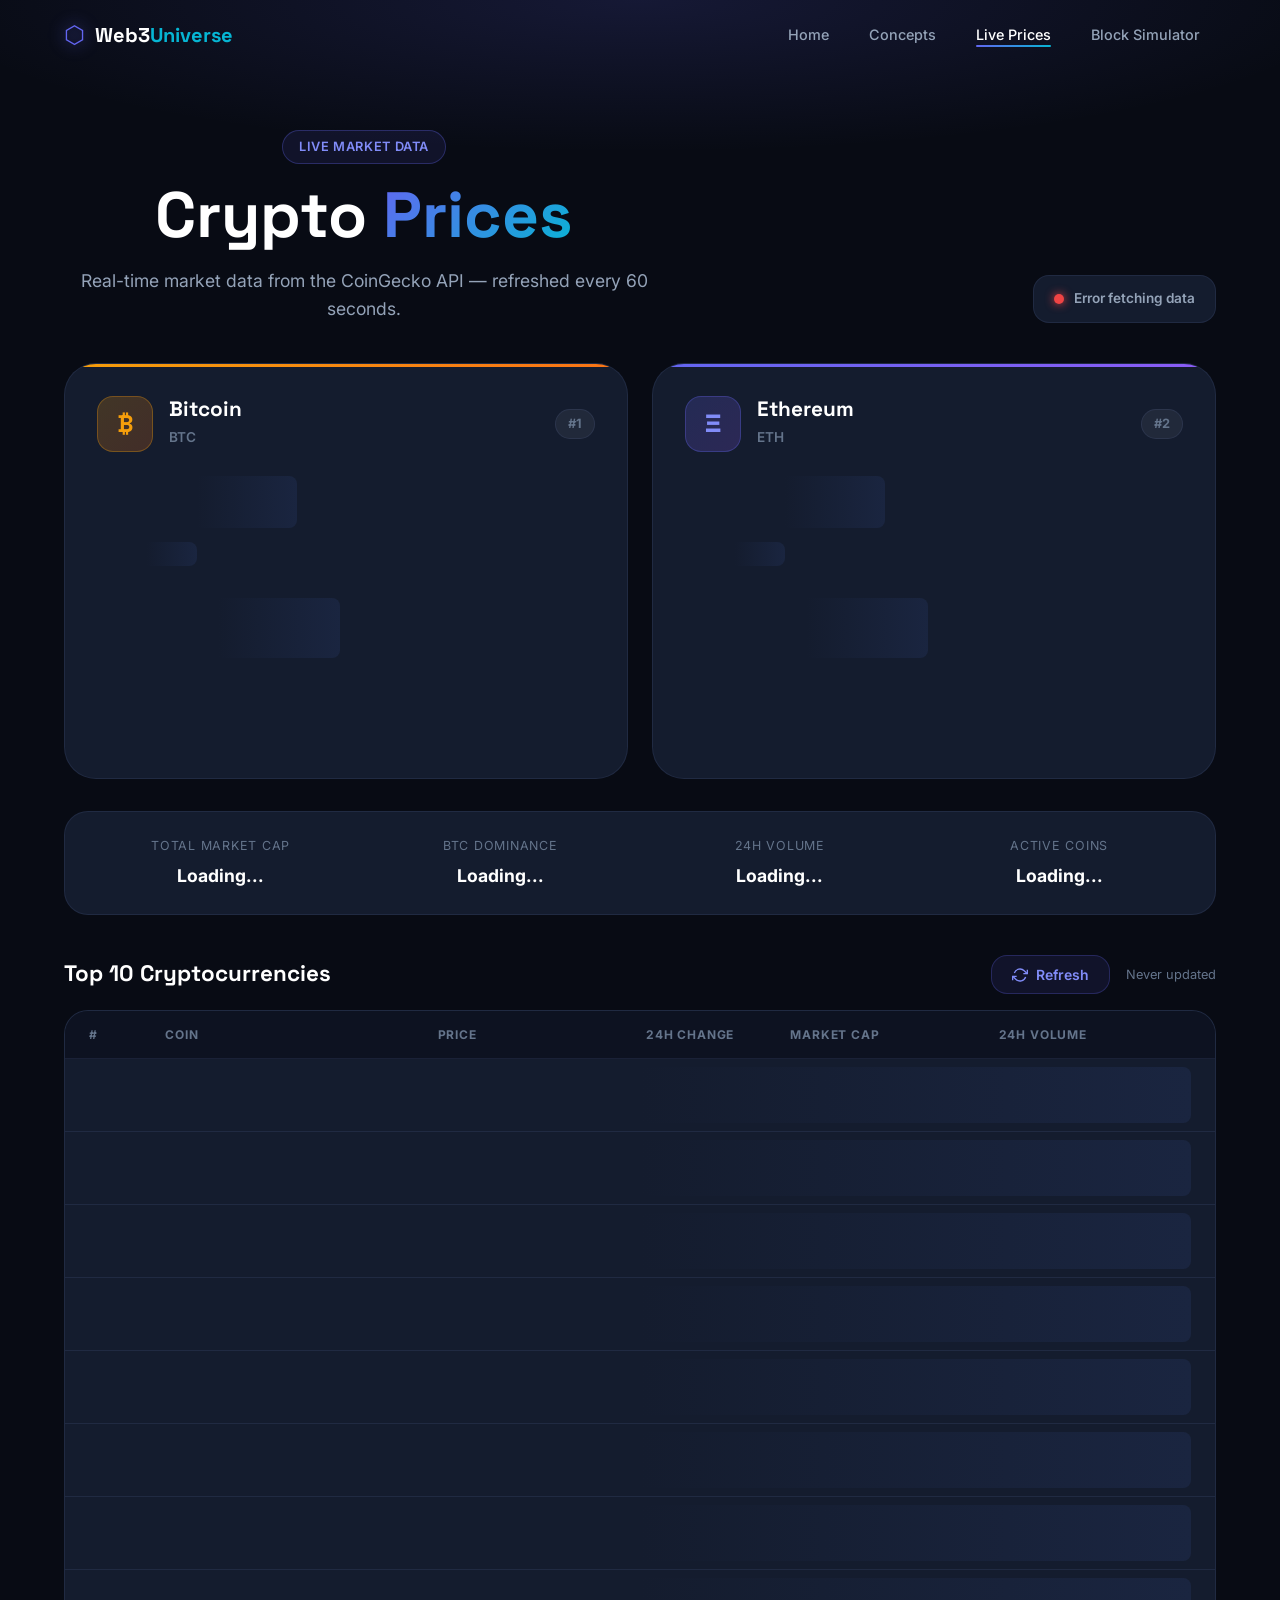
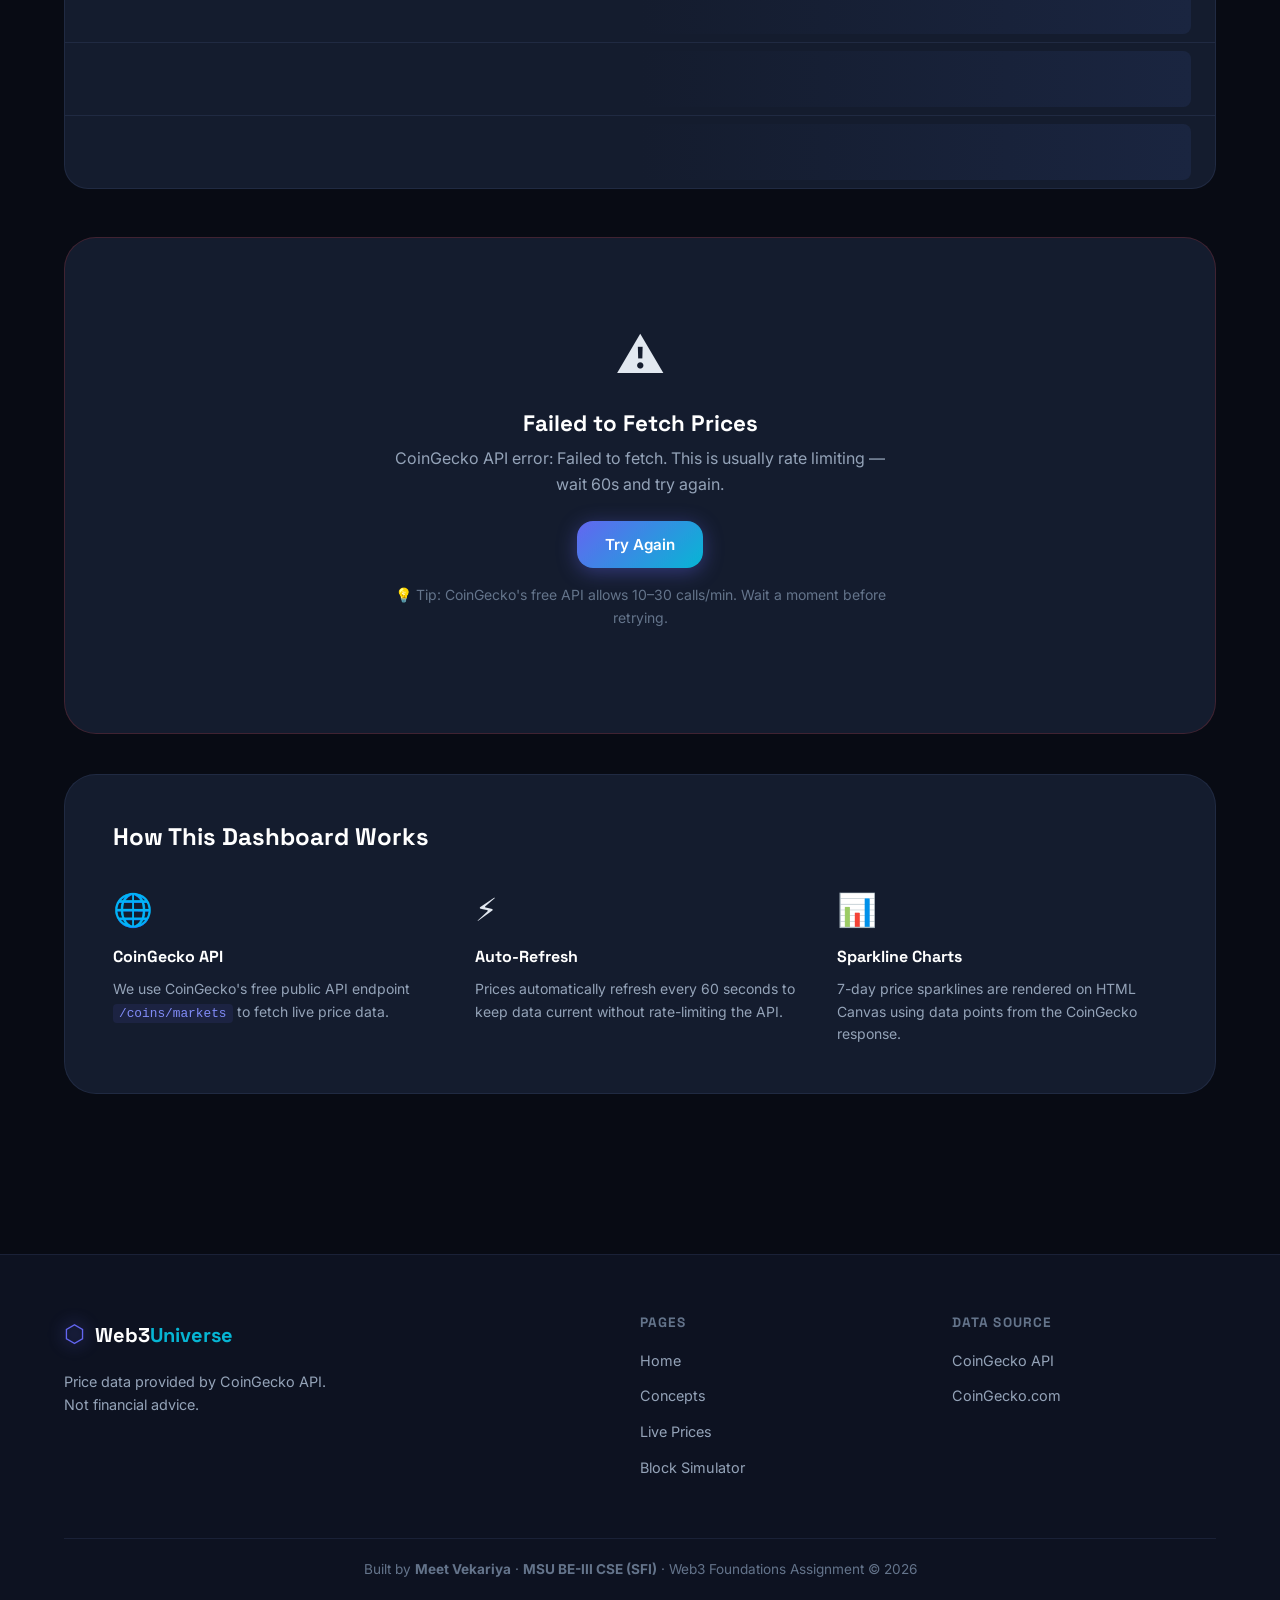
<file: prices.html>
<!DOCTYPE html>
<html lang="en">
<head>
  <meta charset="UTF-8" />
  <meta name="viewport" content="width=device-width, initial-scale=1.0" />
  <title>Live Crypto Prices — ETH & BTC Dashboard</title>
  <meta name="description" content="Real-time cryptocurrency price dashboard tracking ETH, BTC and top crypto assets live from CoinGecko API." />
  <link rel="preconnect" href="https://fonts.googleapis.com" />
  <link rel="preconnect" href="https://fonts.gstatic.com" crossorigin />
  <link href="https://fonts.googleapis.com/css2?family=Inter:wght@300;400;500;600;700;800;900&family=Space+Grotesk:wght@400;500;600;700&display=swap" rel="stylesheet" />
  <link rel="stylesheet" href="css/global.css" />
  <link rel="stylesheet" href="css/prices.css" />
</head>
<body>
  <!-- Navigation -->
  <nav class="navbar" id="navbar">
    <div class="nav-container">
      <a href="index.html" class="nav-logo">
        <span class="logo-icon">⬡</span>
        <span class="logo-text">Web3<span class="logo-accent">Universe</span></span>
      </a>
      <ul class="nav-links" id="navLinks">
        <li><a href="index.html" class="nav-link" id="nav-home">Home</a></li>
        <li><a href="concepts.html" class="nav-link" id="nav-concepts">Concepts</a></li>
        <li><a href="prices.html" class="nav-link active" id="nav-prices">Live Prices</a></li>
        <li><a href="simulator.html" class="nav-link" id="nav-simulator">Block Simulator</a></li>
      </ul>
      <button class="nav-toggle" id="navToggle" aria-label="Toggle navigation">
        <span></span><span></span><span></span>
      </button>
    </div>
  </nav>

  <!-- Page Header -->
  <section class="page-hero prices-hero">
    <div class="page-hero-bg"></div>
    <div class="container">
      <div class="prices-header-row">
        <div>
          <span class="section-tag">Live Market Data</span>
          <h1 class="page-title">Crypto <span class="gradient-text">Prices</span></h1>
          <p class="page-subtitle">Real-time market data from the CoinGecko API — refreshed every 60 seconds.</p>
        </div>
        <div class="live-indicator" id="liveIndicator">
          <div class="live-dot"></div>
          <span id="liveStatus">Fetching data...</span>
        </div>
      </div>
    </div>
  </section>

  <!-- Main Dashboard -->
  <section class="prices-section" id="pricesSection">
    <div class="container">

      <!-- Top Featured Cards: ETH + BTC -->
      <div class="featured-prices" id="featuredPrices">
        <!-- BTC Card -->
        <div class="featured-price-card" id="btcCard" data-coin="bitcoin">
          <div class="coin-header">
            <div class="coin-icon btc-icon">₿</div>
            <div class="coin-meta">
              <h2 class="coin-name">Bitcoin</h2>
              <span class="coin-symbol">BTC</span>
            </div>
            <div class="coin-rank">#1</div>
          </div>
          <div class="coin-price-main" id="btcPrice">
            <div class="price-skeleton"></div>
          </div>
          <div class="coin-change" id="btcChange">
            <div class="change-skeleton"></div>
          </div>
          <div class="coin-stats" id="btcStats">
            <div class="stat-skeleton"></div>
          </div>
          <div class="sparkline-container">
            <canvas id="btcSparkline" width="300" height="60"></canvas>
          </div>
        </div>

        <!-- ETH Card -->
        <div class="featured-price-card" id="ethCard" data-coin="ethereum">
          <div class="coin-header">
            <div class="coin-icon eth-icon">Ξ</div>
            <div class="coin-meta">
              <h2 class="coin-name">Ethereum</h2>
              <span class="coin-symbol">ETH</span>
            </div>
            <div class="coin-rank">#2</div>
          </div>
          <div class="coin-price-main" id="ethPrice">
            <div class="price-skeleton"></div>
          </div>
          <div class="coin-change" id="ethChange">
            <div class="change-skeleton"></div>
          </div>
          <div class="coin-stats" id="ethStats">
            <div class="stat-skeleton"></div>
          </div>
          <div class="sparkline-container">
            <canvas id="ethSparkline" width="300" height="60"></canvas>
          </div>
        </div>
      </div>

      <!-- Market Overview Bar -->
      <div class="market-overview" id="marketOverview">
        <div class="market-stat" id="totalMarketCap">
          <span class="market-label">Total Market Cap</span>
          <span class="market-value" id="totalMarketCapValue">Loading...</span>
        </div>
        <div class="market-stat" id="btcDominance">
          <span class="market-label">BTC Dominance</span>
          <span class="market-value" id="btcDominanceValue">Loading...</span>
        </div>
        <div class="market-stat" id="totalVolume">
          <span class="market-label">24h Volume</span>
          <span class="market-value" id="totalVolumeValue">Loading...</span>
        </div>
        <div class="market-stat">
          <span class="market-label">Active Coins</span>
          <span class="market-value" id="activeCoinsValue">Loading...</span>
        </div>
      </div>

      <!-- Additional Coins Table -->
      <div class="coins-table-section" id="coinsTableSection">
        <div class="table-header-row">
          <h2>Top 10 Cryptocurrencies</h2>
          <div class="refresh-controls">
            <button class="refresh-btn" id="refreshBtn">
              <svg id="refreshIcon" viewBox="0 0 24 24" fill="none" stroke="currentColor" stroke-width="2">
                <path d="M23 4v6h-6M1 20v-6h6"/>
                <path d="M3.51 9a9 9 0 0 1 14.85-3.36L23 10M1 14l4.64 4.36A9 9 0 0 0 20.49 15"/>
              </svg>
              Refresh
            </button>
            <span class="last-updated" id="lastUpdated">Never updated</span>
          </div>
        </div>
        <div class="coins-table" id="coinsTable">
          <div class="table-head">
            <span class="th">#</span>
            <span class="th">Coin</span>
            <span class="th">Price</span>
            <span class="th">24h Change</span>
            <span class="th">Market Cap</span>
            <span class="th">24h Volume</span>
          </div>
          <div class="table-body" id="tableBody">
            <!-- Skeleton rows -->
            <div class="table-row skeleton-row"><div class="tr-skeleton"></div></div>
            <div class="table-row skeleton-row"><div class="tr-skeleton"></div></div>
            <div class="table-row skeleton-row"><div class="tr-skeleton"></div></div>
            <div class="table-row skeleton-row"><div class="tr-skeleton"></div></div>
            <div class="table-row skeleton-row"><div class="tr-skeleton"></div></div>
            <div class="table-row skeleton-row"><div class="tr-skeleton"></div></div>
            <div class="table-row skeleton-row"><div class="tr-skeleton"></div></div>
            <div class="table-row skeleton-row"><div class="tr-skeleton"></div></div>
            <div class="table-row skeleton-row"><div class="tr-skeleton"></div></div>
            <div class="table-row skeleton-row"><div class="tr-skeleton"></div></div>
          </div>
        </div>
      </div>

      <!-- Error State -->
      <div class="error-state hidden" id="errorState">
        <div class="error-icon">⚠️</div>
        <h3>Failed to Fetch Prices</h3>
        <p id="errorMsg">Unable to connect to the CoinGecko API. This may be due to rate limiting or network issues.</p>
        <button class="btn btn-primary" id="retryBtn">Try Again</button>
        <p class="error-note">💡 Tip: CoinGecko's free API allows 10–30 calls/min. Wait a moment before retrying.</p>
      </div>

      <!-- How It Works -->
      <div class="how-it-works" id="howItWorks">
        <h2>How This Dashboard Works</h2>
        <div class="how-grid">
          <div class="how-item" id="how-1">
            <div class="how-icon">🌐</div>
            <h4>CoinGecko API</h4>
            <p>We use CoinGecko's free public API endpoint <code>/coins/markets</code> to fetch live price data.</p>
          </div>
          <div class="how-item" id="how-2">
            <div class="how-icon">⚡</div>
            <h4>Auto-Refresh</h4>
            <p>Prices automatically refresh every 60 seconds to keep data current without rate-limiting the API.</p>
          </div>
          <div class="how-item" id="how-3">
            <div class="how-icon">📊</div>
            <h4>Sparkline Charts</h4>
            <p>7-day price sparklines are rendered on HTML Canvas using data points from the CoinGecko response.</p>
          </div>
        </div>
      </div>

    </div>
  </section>

  <!-- Footer -->
  <footer class="footer" id="footer">
    <div class="container">
      <div class="footer-grid">
        <div class="footer-brand">
          <a href="index.html" class="nav-logo">
            <span class="logo-icon">⬡</span>
            <span class="logo-text">Web3<span class="logo-accent">Universe</span></span>
          </a>
          <p>Price data provided by CoinGecko API. Not financial advice.</p>
        </div>
        <div class="footer-links">
          <h4>Pages</h4>
          <ul>
            <li><a href="index.html">Home</a></li>
            <li><a href="concepts.html">Concepts</a></li>
            <li><a href="prices.html">Live Prices</a></li>
            <li><a href="simulator.html">Block Simulator</a></li>
          </ul>
        </div>
        <div class="footer-links">
          <h4>Data Source</h4>
          <ul>
            <li><a href="https://www.coingecko.com/en/api" target="_blank" rel="noopener">CoinGecko API</a></li>
            <li><a href="https://www.coingecko.com" target="_blank" rel="noopener">CoinGecko.com</a></li>
          </ul>
        </div>
      </div>
      <div class="footer-bottom">
        <p>Built by <strong>Meet Vekariya</strong> &middot; <strong>MSU BE-III CSE (SFI)</strong> &middot; Web3 Foundations Assignment &copy; 2026</p>
      </div>
    </div>
  </footer>

  <script src="js/global.js"></script>
  <script src="js/prices.js"></script>
</body>
</html>
</file>
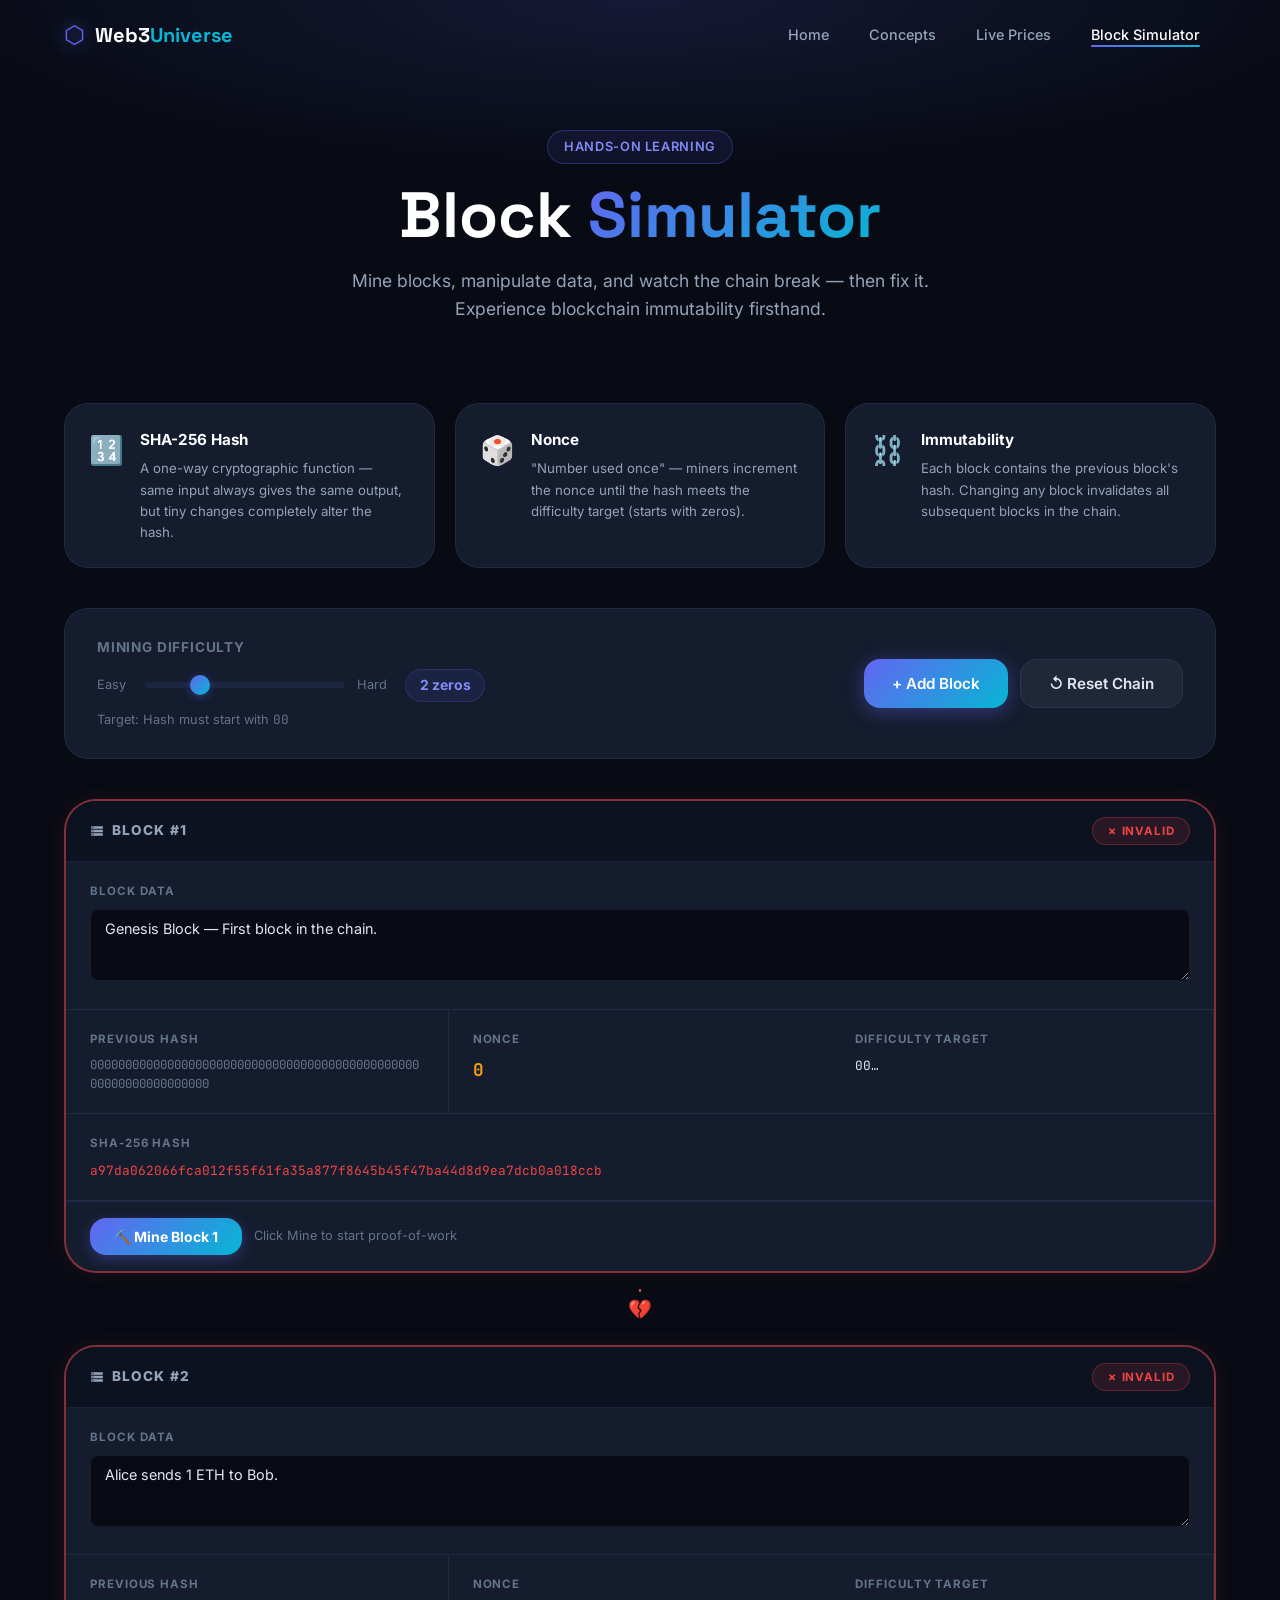
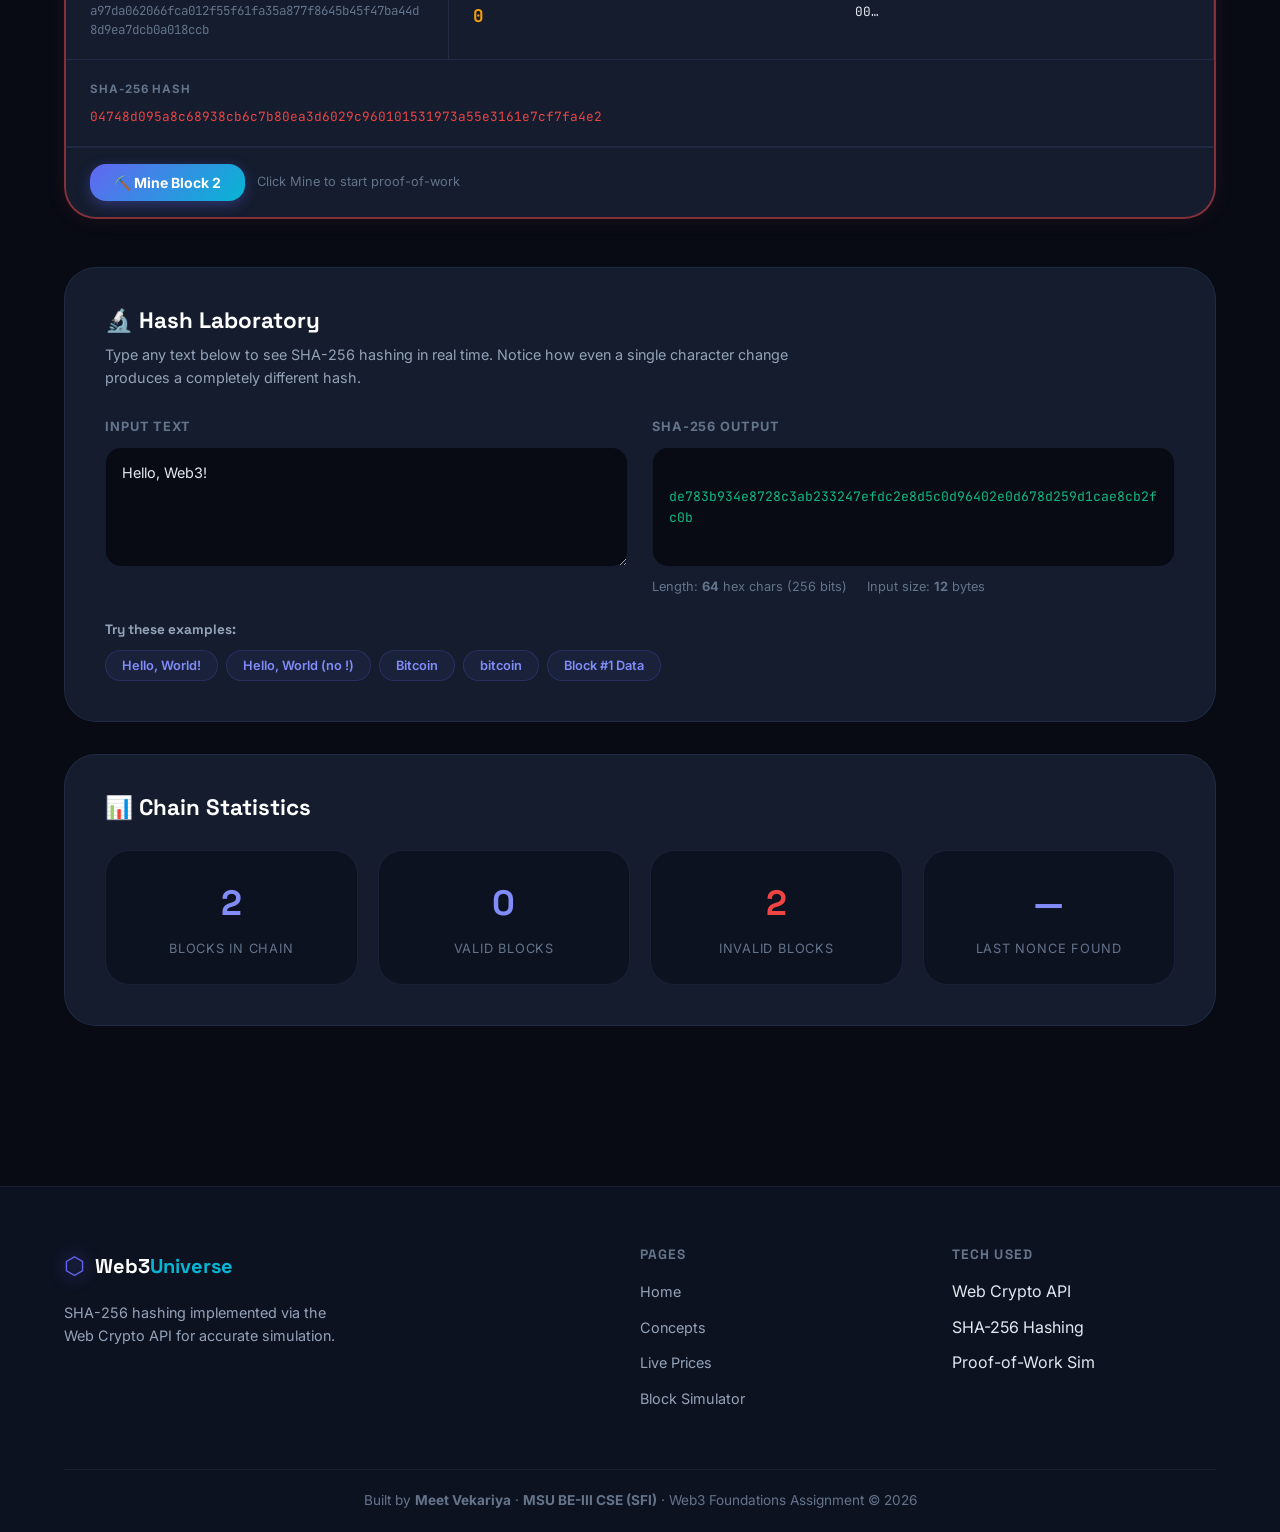
<file: simulator.html>
<!DOCTYPE html>
<html lang="en">
<head>
  <meta charset="UTF-8" />
  <meta name="viewport" content="width=device-width, initial-scale=1.0" />
  <title>Block Simulator — Mine Blocks & Explore Chain Immutability</title>
  <meta name="description" content="Interactive blockchain mining simulator. Experience hashing, nonces, proof-of-work, and chain immutability hands-on." />
  <link rel="preconnect" href="https://fonts.googleapis.com" />
  <link rel="preconnect" href="https://fonts.gstatic.com" crossorigin />
  <link href="https://fonts.googleapis.com/css2?family=Inter:wght@300;400;500;600;700;800;900&family=Space+Grotesk:wght@400;500;600;700&family=JetBrains+Mono:wght@400;500;700&display=swap" rel="stylesheet" />
  <link rel="stylesheet" href="css/global.css" />
  <link rel="stylesheet" href="css/simulator.css" />
</head>
<body>
  <!-- Navigation -->
  <nav class="navbar" id="navbar">
    <div class="nav-container">
      <a href="index.html" class="nav-logo">
        <span class="logo-icon">⬡</span>
        <span class="logo-text">Web3<span class="logo-accent">Universe</span></span>
      </a>
      <ul class="nav-links" id="navLinks">
        <li><a href="index.html" class="nav-link" id="nav-home">Home</a></li>
        <li><a href="concepts.html" class="nav-link" id="nav-concepts">Concepts</a></li>
        <li><a href="prices.html" class="nav-link" id="nav-prices">Live Prices</a></li>
        <li><a href="simulator.html" class="nav-link active" id="nav-simulator">Block Simulator</a></li>
      </ul>
      <button class="nav-toggle" id="navToggle" aria-label="Toggle navigation">
        <span></span><span></span><span></span>
      </button>
    </div>
  </nav>

  <!-- Page Header -->
  <section class="page-hero simulator-hero">
    <div class="page-hero-bg"></div>
    <div class="container">
      <span class="section-tag">Hands-On Learning</span>
      <h1 class="page-title">Block <span class="gradient-text">Simulator</span></h1>
      <p class="page-subtitle">Mine blocks, manipulate data, and watch the chain break — then fix it. Experience blockchain immutability firsthand.</p>
    </div>
  </section>

  <!-- Main Simulator -->
  <section class="simulator-section" id="simulatorSection">
    <div class="container">

      <!-- Concept Explainer -->
      <div class="concept-banner" id="conceptBanner">
        <div class="concept-item" id="concept-hash">
          <span class="concept-icon">🔢</span>
          <div>
            <strong>SHA-256 Hash</strong>
            <p>A one-way cryptographic function — same input always gives the same output, but tiny changes completely alter the hash.</p>
          </div>
        </div>
        <div class="concept-item" id="concept-nonce">
          <span class="concept-icon">🎲</span>
          <div>
            <strong>Nonce</strong>
            <p>"Number used once" — miners increment the nonce until the hash meets the difficulty target (starts with zeros).</p>
          </div>
        </div>
        <div class="concept-item" id="concept-immutability">
          <span class="concept-icon">⛓️</span>
          <div>
            <strong>Immutability</strong>
            <p>Each block contains the previous block's hash. Changing any block invalidates all subsequent blocks in the chain.</p>
          </div>
        </div>
      </div>

      <!-- Difficulty Control -->
      <div class="controls-bar" id="controlsBar">
        <div class="control-group" id="difficultyControl">
          <label for="difficultySlider">Mining Difficulty</label>
          <div class="slider-row">
            <span class="diff-label">Easy</span>
            <input type="range" id="difficultySlider" min="1" max="5" value="2" />
            <span class="diff-label">Hard</span>
            <span class="diff-value" id="difficultyDisplay">2 zeros</span>
          </div>
          <p class="control-hint">Target: Hash must start with <span id="targetPrefix" class="mono">00</span></p>
        </div>
        <div class="control-actions">
          <button class="btn btn-primary" id="addBlockBtn">
            <span>+ Add Block</span>
          </button>
          <button class="btn btn-secondary" id="resetChainBtn">
            <span>↺ Reset Chain</span>
          </button>
        </div>
      </div>

      <!-- Blockchain Chain -->
      <div class="chain-container" id="chainContainer">
        <!-- Blocks will be injected here by JS -->
      </div>

      <!-- Hash Lab -->
      <div class="hash-lab" id="hashLab">
        <h2>🔬 Hash Laboratory</h2>
        <p>Type any text below to see SHA-256 hashing in real time. Notice how even a single character change produces a completely different hash.</p>
        <div class="hash-lab-grid">
          <div class="hash-input-group">
            <label for="hashInput">Input Text</label>
            <textarea id="hashInput" placeholder="Type anything here to hash it..." rows="4">Hello, Web3!</textarea>
          </div>
          <div class="hash-output-group">
            <label>SHA-256 Output</label>
            <div class="hash-output" id="hashOutput">
              <span id="hashOutputText" class="mono">—</span>
            </div>
            <div class="hash-meta" id="hashMeta">
              <span>Length: <strong id="hashLength">0</strong> hex chars (256 bits)</span>
              <span>Input size: <strong id="inputSize">0</strong> bytes</span>
            </div>
          </div>
        </div>
        <div class="hash-examples" id="hashExamples">
          <h4>Try these examples:</h4>
          <div class="example-pills">
            <button class="example-pill" id="ex-1" data-text="Hello, World!">Hello, World!</button>
            <button class="example-pill" id="ex-2" data-text="Hello, World">Hello, World (no !)</button>
            <button class="example-pill" id="ex-3" data-text="Bitcoin">Bitcoin</button>
            <button class="example-pill" id="ex-4" data-text="bitcoin">bitcoin</button>
            <button class="example-pill" id="ex-5" data-text="Block #1 | Nonce: 0 | Data: Genesis">Block #1 Data</button>
          </div>
        </div>
      </div>

      <!-- Mining Stats -->
      <div class="mining-stats" id="miningStatsPanel">
        <h2>📊 Chain Statistics</h2>
        <div class="stats-grid">
          <div class="mine-stat-card" id="stat-blocks">
            <div class="mine-stat-val" id="statBlocks">1</div>
            <div class="mine-stat-key">Blocks in Chain</div>
          </div>
          <div class="mine-stat-card" id="stat-valid">
            <div class="mine-stat-val" id="statValid">1</div>
            <div class="mine-stat-key">Valid Blocks</div>
          </div>
          <div class="mine-stat-card" id="stat-invalid">
            <div class="mine-stat-val invalid" id="statInvalid">0</div>
            <div class="mine-stat-key">Invalid Blocks</div>
          </div>
          <div class="mine-stat-card" id="stat-hashes">
            <div class="mine-stat-val" id="statHashes">—</div>
            <div class="mine-stat-key">Last Nonce Found</div>
          </div>
        </div>
      </div>

    </div>
  </section>

  <!-- Footer -->
  <footer class="footer" id="footer">
    <div class="container">
      <div class="footer-grid">
        <div class="footer-brand">
          <a href="index.html" class="nav-logo">
            <span class="logo-icon">⬡</span>
            <span class="logo-text">Web3<span class="logo-accent">Universe</span></span>
          </a>
          <p>SHA-256 hashing implemented via the Web Crypto API for accurate simulation.</p>
        </div>
        <div class="footer-links">
          <h4>Pages</h4>
          <ul>
            <li><a href="index.html">Home</a></li>
            <li><a href="concepts.html">Concepts</a></li>
            <li><a href="prices.html">Live Prices</a></li>
            <li><a href="simulator.html">Block Simulator</a></li>
          </ul>
        </div>
        <div class="footer-links">
          <h4>Tech Used</h4>
          <ul>
            <li>Web Crypto API</li>
            <li>SHA-256 Hashing</li>
            <li>Proof-of-Work Sim</li>
          </ul>
        </div>
      </div>
      <div class="footer-bottom">
        <p>Built by <strong>Meet Vekariya</strong> &middot; <strong>MSU BE-III CSE (SFI)</strong> &middot; Web3 Foundations Assignment &copy; 2026</p>
      </div>
    </div>
  </footer>

  <script src="js/global.js"></script>
  <script src="js/simulator.js"></script>
</body>
</html>
</file>
<file: css/global.css>
/* ============================================
   GLOBAL.CSS — Design System & Shared Styles
   Web3 Universe Assignment
   ============================================ */

/* ---- CSS Custom Properties (Tokens) ---- */
:root {
  /* Colors */
  --clr-bg:          #080b14;
  --clr-bg-2:        #0d1221;
  --clr-bg-3:        #111827;
  --clr-surface:     #141c2e;
  --clr-surface-2:   #1a2540;
  --clr-border:      rgba(99, 120, 180, 0.15);
  --clr-border-glow: rgba(99, 180, 255, 0.25);

  /* Brand */
  --clr-primary:     #6366f1;
  --clr-primary-2:   #818cf8;
  --clr-accent:      #06b6d4;
  --clr-accent-2:    #22d3ee;
  --clr-purple:      #a855f7;
  --clr-pink:        #ec4899;
  --clr-green:       #10b981;
  --clr-yellow:      #f59e0b;
  --clr-red:         #ef4444;
  --clr-orange:      #f97316;

  /* Text */
  --clr-text:        #e2e8f0;
  --clr-text-2:      #94a3b8;
  --clr-text-3:      #64748b;
  --clr-white:       #ffffff;

  /* Gradients */
  --grad-primary:   linear-gradient(135deg, #6366f1, #06b6d4);
  --grad-purple:    linear-gradient(135deg, #6366f1, #a855f7);
  --grad-glow:      linear-gradient(135deg, rgba(99,102,241,0.3), rgba(6,182,212,0.3));

  /* Fonts */
  --font-body:  'Inter', system-ui, sans-serif;
  --font-head:  'Space Grotesk', 'Inter', system-ui, sans-serif;
  --font-mono:  'JetBrains Mono', 'Fira Code', monospace;

  /* Sizes */
  --nav-h: 70px;
  --radius-sm: 8px;
  --radius-md: 16px;
  --radius-lg: 24px;
  --radius-xl: 32px;

  /* Shadows */
  --shadow-sm:  0 2px 8px rgba(0,0,0,0.3);
  --shadow-md:  0 8px 24px rgba(0,0,0,0.4);
  --shadow-lg:  0 16px 48px rgba(0,0,0,0.5);
  --shadow-glow: 0 0 30px rgba(99,102,241,0.25);

  /* Transitions */
  --ease: cubic-bezier(0.4, 0, 0.2, 1);
  --trans-fast: 0.15s var(--ease);
  --trans-med:  0.3s  var(--ease);
  --trans-slow: 0.5s  var(--ease);
}

/* ---- Reset & Base ---- */
*, *::before, *::after {
  box-sizing: border-box;
  margin: 0;
  padding: 0;
}

html {
  scroll-behavior: smooth;
  font-size: 16px;
}

body {
  font-family: var(--font-body);
  background-color: var(--clr-bg);
  color: var(--clr-text);
  line-height: 1.6;
  overflow-x: hidden;
  -webkit-font-smoothing: antialiased;
  -moz-osx-font-smoothing: grayscale;
}

a {
  text-decoration: none;
  color: inherit;
}

ul {
  list-style: none;
}

img, canvas, svg {
  display: block;
  max-width: 100%;
}

button {
  font-family: var(--font-body);
  cursor: pointer;
  border: none;
  outline: none;
}

input, textarea, select {
  font-family: var(--font-body);
}

/* ---- Typography ---- */
h1, h2, h3, h4, h5, h6 {
  font-family: var(--font-head);
  line-height: 1.2;
  color: var(--clr-white);
}

.gradient-text {
  background: var(--grad-primary);
  -webkit-background-clip: text;
  -webkit-text-fill-color: transparent;
  background-clip: text;
}

.mono {
  font-family: var(--font-mono);
}

/* ---- Layout ---- */
.container {
  width: 100%;
  max-width: 1200px;
  margin: 0 auto;
  padding: 0 24px;
}

.hidden {
  display: none !important;
}

/* ---- Navigation ---- */
.navbar {
  position: fixed;
  top: 0;
  left: 0;
  right: 0;
  height: var(--nav-h);
  z-index: 1000;
  transition: background var(--trans-med), box-shadow var(--trans-med), backdrop-filter var(--trans-med);
  background: transparent;
}

.navbar.scrolled {
  background: rgba(8, 11, 20, 0.85);
  backdrop-filter: blur(20px);
  -webkit-backdrop-filter: blur(20px);
  box-shadow: 0 1px 0 var(--clr-border), var(--shadow-md);
}

.nav-container {
  display: flex;
  align-items: center;
  justify-content: space-between;
  height: 100%;
  max-width: 1200px;
  margin: 0 auto;
  padding: 0 24px;
}

.nav-logo {
  display: flex;
  align-items: center;
  gap: 10px;
  font-family: var(--font-head);
  font-size: 1.25rem;
  font-weight: 700;
  color: var(--clr-white);
  transition: opacity var(--trans-fast);
}

.nav-logo:hover {
  opacity: 0.8;
}

.logo-icon {
  font-size: 1.5rem;
  color: var(--clr-primary);
  filter: drop-shadow(0 0 8px var(--clr-primary));
}

.logo-text {
  color: var(--clr-white);
}

.logo-accent {
  color: var(--clr-accent);
}

.nav-links {
  display: flex;
  align-items: center;
  gap: 8px;
}

.nav-link {
  padding: 8px 16px;
  border-radius: var(--radius-sm);
  font-size: 0.9rem;
  font-weight: 500;
  color: var(--clr-text-2);
  transition: color var(--trans-fast), background var(--trans-fast);
  position: relative;
}

.nav-link::after {
  content: '';
  position: absolute;
  bottom: 4px;
  left: 16px;
  right: 16px;
  height: 2px;
  background: var(--grad-primary);
  border-radius: 2px;
  transform: scaleX(0);
  transition: transform var(--trans-med);
}

.nav-link:hover {
  color: var(--clr-white);
  background: rgba(255,255,255,0.05);
}

.nav-link.active {
  color: var(--clr-white);
}

.nav-link.active::after {
  transform: scaleX(1);
}

.nav-toggle {
  display: none;
  flex-direction: column;
  justify-content: center;
  gap: 5px;
  width: 36px;
  height: 36px;
  background: none;
  padding: 4px;
  cursor: pointer;
}

.nav-toggle span {
  display: block;
  height: 2px;
  width: 100%;
  background: var(--clr-text);
  border-radius: 2px;
  transition: transform var(--trans-med), opacity var(--trans-med);
}

.nav-toggle.open span:nth-child(1) { transform: translateY(7px) rotate(45deg); }
.nav-toggle.open span:nth-child(2) { opacity: 0; }
.nav-toggle.open span:nth-child(3) { transform: translateY(-7px) rotate(-45deg); }

/* ---- Buttons ---- */
.btn {
  display: inline-flex;
  align-items: center;
  gap: 8px;
  padding: 14px 28px;
  border-radius: var(--radius-md);
  font-size: 0.95rem;
  font-weight: 600;
  transition: all var(--trans-med);
  cursor: pointer;
  border: none;
  white-space: nowrap;
}

.btn svg {
  width: 18px;
  height: 18px;
}

.btn-primary {
  background: var(--grad-primary);
  color: white;
  box-shadow: 0 4px 20px rgba(99,102,241,0.4);
}

.btn-primary:hover {
  transform: translateY(-2px);
  box-shadow: 0 8px 30px rgba(99,102,241,0.5);
}

.btn-primary:active {
  transform: translateY(0);
}

.btn-secondary {
  background: rgba(255,255,255,0.05);
  color: var(--clr-text);
  border: 1px solid var(--clr-border);
}

.btn-secondary:hover {
  background: rgba(255,255,255,0.1);
  border-color: rgba(99,102,241,0.4);
  color: var(--clr-white);
  transform: translateY(-2px);
}

.btn-success {
  background: linear-gradient(135deg, #10b981, #059669);
  color: white;
  box-shadow: 0 4px 20px rgba(16,185,129,0.4);
}

.btn-success:hover {
  transform: translateY(-2px);
  box-shadow: 0 8px 30px rgba(16,185,129,0.5);
}

/* ---- Section Shared ---- */
.section-tag {
  display: inline-block;
  padding: 6px 16px;
  border-radius: 100px;
  background: rgba(99,102,241,0.1);
  border: 1px solid rgba(99,102,241,0.3);
  color: var(--clr-primary-2);
  font-size: 0.8rem;
  font-weight: 600;
  letter-spacing: 0.05em;
  text-transform: uppercase;
  margin-bottom: 16px;
}

.section-header {
  text-align: center;
  margin-bottom: 64px;
}

.section-title {
  font-size: clamp(2rem, 4vw, 2.75rem);
  font-weight: 800;
  margin-bottom: 16px;
  line-height: 1.15;
}

.section-desc {
  font-size: 1.1rem;
  color: var(--clr-text-2);
  max-width: 560px;
  margin: 0 auto;
}

/* ---- Page Hero (shared for inner pages) ---- */
.page-hero {
  padding: calc(var(--nav-h) + 60px) 0 60px;
  position: relative;
  overflow: hidden;
  text-align: center;
}

.page-hero-bg {
  position: absolute;
  inset: 0;
  background: radial-gradient(ellipse 80% 60% at 50% 0%, rgba(99,102,241,0.15) 0%, transparent 70%);
  pointer-events: none;
}

.page-title {
  font-size: clamp(2.5rem, 5vw, 4rem);
  font-weight: 900;
  margin-bottom: 16px;
  line-height: 1.1;
}

.page-subtitle {
  font-size: 1.1rem;
  color: var(--clr-text-2);
  max-width: 600px;
  margin: 0 auto 40px;
}

/* ---- Footer ---- */
.footer {
  background: var(--clr-bg-2);
  border-top: 1px solid var(--clr-border);
  padding: 60px 0 0;
  margin-top: 80px;
}

.footer-grid {
  display: grid;
  grid-template-columns: 2fr 1fr 1fr;
  gap: 48px;
  padding-bottom: 48px;
}

.footer-brand p {
  color: var(--clr-text-2);
  font-size: 0.9rem;
  margin-top: 16px;
  line-height: 1.6;
  max-width: 280px;
}

.footer-links h4 {
  font-size: 0.85rem;
  font-weight: 700;
  text-transform: uppercase;
  letter-spacing: 0.08em;
  color: var(--clr-text-3);
  margin-bottom: 16px;
}

.footer-links ul li {
  margin-bottom: 10px;
}

.footer-links ul li a {
  color: var(--clr-text-2);
  font-size: 0.9rem;
  transition: color var(--trans-fast);
}

.footer-links ul li a:hover {
  color: var(--clr-primary-2);
}

.footer-bottom {
  border-top: 1px solid var(--clr-border);
  padding: 20px 0;
  text-align: center;
}

.footer-bottom p {
  color: var(--clr-text-3);
  font-size: 0.85rem;
}

/* ---- Animations ---- */
@keyframes fadeInUp {
  from { opacity: 0; transform: translateY(30px); }
  to   { opacity: 1; transform: translateY(0); }
}

@keyframes fadeIn {
  from { opacity: 0; }
  to   { opacity: 1; }
}

@keyframes pulse {
  0%, 100% { opacity: 1; }
  50%       { opacity: 0.4; }
}

@keyframes spin {
  from { transform: rotate(0deg); }
  to   { transform: rotate(360deg); }
}

@keyframes shimmer {
  0%   { background-position: -200% 0; }
  100% { background-position: 200% 0; }
}

@keyframes glow-pulse {
  0%, 100% { box-shadow: 0 0 10px rgba(99,102,241,0.2); }
  50%       { box-shadow: 0 0 30px rgba(99,102,241,0.5); }
}

/* ---- Skeleton Loader ---- */
.skeleton, .price-skeleton, .change-skeleton, .stat-skeleton,
.tr-skeleton, .summary-skeleton {
  background: linear-gradient(90deg, var(--clr-surface) 25%, var(--clr-surface-2) 50%, var(--clr-surface) 75%);
  background-size: 200% 100%;
  animation: shimmer 1.5s infinite;
  border-radius: var(--radius-sm);
}

.price-skeleton { height: 52px; width: 200px; margin: 8px 0; }
.change-skeleton { height: 24px; width: 100px; margin: 4px 0; }
.stat-skeleton  { height: 60px; width: 100%; margin: 8px 0; }
.tr-skeleton    { height: 56px; width: 100%; border-radius: var(--radius-sm); }
.summary-skeleton { height: 80px; }

/* ---- Scrollbar ---- */
::-webkit-scrollbar { width: 8px; }
::-webkit-scrollbar-track { background: var(--clr-bg); }
::-webkit-scrollbar-thumb {
  background: var(--clr-surface-2);
  border-radius: 4px;
}
::-webkit-scrollbar-thumb:hover { background: var(--clr-primary); }

/* ---- Responsive ---- */
@media (max-width: 768px) {
  .nav-links {
    position: fixed;
    top: var(--nav-h);
    left: 0;
    right: 0;
    background: rgba(8,11,20,0.97);
    backdrop-filter: blur(20px);
    flex-direction: column;
    align-items: stretch;
    padding: 16px;
    gap: 4px;
    transform: translateY(-110%);
    transition: transform var(--trans-med);
    border-bottom: 1px solid var(--clr-border);
    z-index: 999;
  }

  .nav-links.open {
    transform: translateY(0);
  }

  .nav-link {
    padding: 14px 16px;
  }

  .nav-toggle {
    display: flex;
  }

  .footer-grid {
    grid-template-columns: 1fr;
    gap: 32px;
  }
}

@media (max-width: 480px) {
  .btn {
    padding: 12px 20px;
    font-size: 0.875rem;
  }
}
</file>
<file: css/home.css>
/* ============================================
   HOME.CSS — Arbitrum / Layer 2 Landing Page
   ============================================ */

/* ─── Arbitrum Brand Tokens ─── */
:root {
  --arb-blue:   #12aaff;
  --arb-dark:   #213147;
  --arb-blue-2: #1b4add;
}

/* ─── HERO ─── */
.hero {
  position: relative;
  min-height: 100vh;
  display: flex;
  flex-direction: column;
  justify-content: center;
  align-items: center;
  overflow: hidden;
  padding: calc(var(--nav-h) + 20px) 24px 60px;
  text-align: center;
}

#heroCanvas {
  position: absolute;
  inset: 0;
  width: 100%;
  height: 100%;
  opacity: 0.55;
}

.hero-overlay {
  position: absolute;
  inset: 0;
  background:
    radial-gradient(ellipse 70% 55% at 50% 25%, rgba(18,170,255,0.15) 0%, transparent 65%),
    radial-gradient(ellipse 50% 40% at 80% 70%, rgba(99,102,241,0.1) 0%, transparent 55%);
}

.hero-content {
  position: relative;
  z-index: 1;
  max-width: 780px;
  animation: fadeInUp 0.8s var(--ease) both;
}

.hero-badge {
  display: inline-flex;
  align-items: center;
  gap: 10px;
  padding: 8px 20px;
  border-radius: 100px;
  background: rgba(18,170,255,0.08);
  border: 1px solid rgba(18,170,255,0.3);
  color: var(--arb-blue);
  font-size: 0.82rem;
  font-weight: 600;
  letter-spacing: 0.04em;
  margin-bottom: 28px;
}

.badge-dot {
  width: 8px;
  height: 8px;
  background: var(--arb-blue);
  border-radius: 50%;
  box-shadow: 0 0 8px var(--arb-blue);
  animation: pulse 2s infinite;
  flex-shrink: 0;
}

.hero-title {
  font-size: clamp(3rem, 7vw, 5.5rem);
  font-weight: 900;
  line-height: 1.05;
  letter-spacing: -0.03em;
  margin-bottom: 24px;
}

.gradient-text {
  background: linear-gradient(135deg, var(--arb-blue), var(--clr-primary));
  -webkit-background-clip: text;
  -webkit-text-fill-color: transparent;
  background-clip: text;
}

.hero-subtitle {
  font-size: clamp(1rem, 2vw, 1.2rem);
  color: var(--clr-text-2);
  max-width: 580px;
  margin: 0 auto 44px;
  line-height: 1.75;
}

.hero-cta {
  display: flex;
  justify-content: center;
  gap: 16px;
  flex-wrap: wrap;
  margin-bottom: 64px;
}

.btn-primary {
  background: linear-gradient(135deg, var(--arb-blue), var(--clr-primary));
  box-shadow: 0 4px 24px rgba(18,170,255,0.35);
}
.btn-primary:hover {
  box-shadow: 0 8px 32px rgba(18,170,255,0.5);
}

/* Stats row */
.hero-stats {
  display: flex;
  align-items: center;
  justify-content: center;
  gap: 40px;
}

.stat { display: flex; flex-direction: column; align-items: center; gap: 4px; }

.stat-value {
  font-size: 1.8rem;
  font-weight: 800;
  font-family: var(--font-head);
  background: linear-gradient(135deg, var(--arb-blue), var(--clr-primary));
  -webkit-background-clip: text;
  -webkit-text-fill-color: transparent;
  background-clip: text;
}

.stat-label {
  font-size: 0.75rem;
  color: var(--clr-text-3);
  text-transform: uppercase;
  letter-spacing: 0.06em;
}

.stat-divider {
  width: 1px;
  height: 40px;
  background: var(--clr-border);
}

/* Scroll hint */
.hero-scroll-hint {
  position: absolute;
  bottom: 32px;
  left: 50%;
  transform: translateX(-50%);
  display: flex;
  flex-direction: column;
  align-items: center;
  gap: 8px;
  color: var(--clr-text-3);
  font-size: 0.72rem;
  text-transform: uppercase;
  letter-spacing: 0.1em;
  animation: fadeIn 1.5s 1.2s both;
}
.scroll-line {
  width: 1px;
  height: 40px;
  background: linear-gradient(to bottom, var(--arb-blue), transparent);
  animation: pulse 2s infinite;
}

/* ─── SECTION SHARED ─── */
.section {
  padding: 100px 0;
}

.section-label {
  display: inline-block;
  padding: 6px 16px;
  border-radius: 100px;
  background: rgba(18,170,255,0.08);
  border: 1px solid rgba(18,170,255,0.25);
  color: var(--arb-blue);
  font-size: 0.78rem;
  font-weight: 700;
  letter-spacing: 0.08em;
  text-transform: uppercase;
  margin-bottom: 18px;
}

.section-title {
  font-size: clamp(1.9rem, 4vw, 2.75rem);
  font-weight: 800;
  line-height: 1.15;
  margin-bottom: 18px;
  letter-spacing: -0.02em;
}

.section-sub {
  font-size: 1.05rem;
  color: var(--clr-text-2);
  max-width: 580px;
  line-height: 1.7;
  margin-bottom: 56px;
}

/* ─── WHY L2 ─── */
.why-l2 {
  background: var(--clr-bg-2);
  border-top: 1px solid var(--clr-border);
  border-bottom: 1px solid var(--clr-border);
}

.problem-grid {
  display: grid;
  grid-template-columns: repeat(3, 1fr);
  gap: 24px;
  margin-bottom: 56px;
}

.problem-card {
  background: var(--clr-surface);
  border: 1px solid var(--clr-border);
  border-radius: var(--radius-lg);
  padding: 32px 28px;
  transition: all var(--trans-med);
  position: relative;
  overflow: hidden;
}

.problem-card::after {
  content: '';
  position: absolute;
  top: 0; left: 0; right: 0;
  height: 3px;
  background: linear-gradient(90deg, var(--clr-red), #f97316);
  opacity: 0.6;
}

.problem-card:hover {
  border-color: rgba(239,68,68,0.25);
  transform: translateY(-6px);
  box-shadow: var(--shadow-md);
}

.prob-icon {
  font-size: 2rem;
  margin-bottom: 16px;
}

.problem-card h3 {
  font-size: 1.05rem;
  font-weight: 700;
  margin-bottom: 12px;
}

.problem-card p {
  font-size: 0.88rem;
  color: var(--clr-text-2);
  line-height: 1.7;
}

/* ETH vs ARB comparison strip */
.eth-arb-compare {
  display: grid;
  grid-template-columns: 1fr auto 1fr;
  gap: 0;
  background: var(--clr-surface);
  border: 1px solid var(--clr-border);
  border-radius: var(--radius-xl);
  overflow: hidden;
}

.compare-col {
  padding: 36px;
  display: flex;
  flex-direction: column;
  gap: 12px;
}

.compare-logo {
  font-size: 1.1rem;
  font-weight: 800;
  margin-bottom: 8px;
  color: var(--clr-text-2);
}
.compare-logo.arb { color: var(--arb-blue); }

.compare-stat {
  padding: 10px 16px;
  border-radius: var(--radius-md);
  font-size: 0.9rem;
  font-weight: 600;
  font-family: var(--font-mono);
}
.compare-stat.bad  { background: rgba(239,68,68,0.08); color: #f87171; border: 1px solid rgba(239,68,68,0.15); }
.compare-stat.good { background: rgba(16,185,129,0.08); color: #34d399; border: 1px solid rgba(16,185,129,0.15); }

.compare-vs {
  display: flex;
  flex-direction: column;
  align-items: center;
  justify-content: center;
  padding: 24px 20px;
  border-left: 1px solid var(--clr-border);
  border-right: 1px solid var(--clr-border);
  background: var(--clr-bg-2);
  gap: 8px;
  min-width: 100px;
}
.vs-arrow { font-size: 1.6rem; color: var(--arb-blue); }
.vs-label { font-size: 0.72rem; font-weight: 700; text-transform: uppercase; letter-spacing: 0.06em; color: var(--clr-text-3); text-align: center; }

/* ─── WHAT IS ARBITRUM ─── */
.what-arb { background: var(--clr-bg); }

.arb-intro-grid {
  display: grid;
  grid-template-columns: 1fr 1fr;
  gap: 72px;
  align-items: center;
  margin-bottom: 72px;
}

.arb-intro-text p {
  color: var(--clr-text-2);
  line-height: 1.8;
  margin-bottom: 16px;
  font-size: 0.97rem;
}

.arb-tags {
  display: flex;
  flex-wrap: wrap;
  gap: 8px;
  margin-top: 24px;
}

.tag {
  padding: 6px 14px;
  border-radius: 100px;
  background: rgba(18,170,255,0.08);
  border: 1px solid rgba(18,170,255,0.2);
  color: var(--arb-blue);
  font-size: 0.78rem;
  font-weight: 600;
}

/* Diagram */
.arb-diagram {
  display: flex;
  flex-direction: column;
  gap: 0;
}

.diag-layer {
  padding: 28px;
  border-radius: var(--radius-lg);
  border: 2px solid;
}

.diag-l2 {
  border-color: rgba(18,170,255,0.4);
  background: rgba(18,170,255,0.05);
  margin-bottom: 0;
  border-bottom-left-radius: 0;
  border-bottom-right-radius: 0;
  border-bottom: none;
}

.diag-l1 {
  border-color: rgba(99,102,241,0.4);
  background: rgba(99,102,241,0.05);
  border-top-left-radius: 0;
  border-top-right-radius: 0;
}

.diag-badge {
  display: inline-block;
  padding: 3px 10px;
  border-radius: 100px;
  background: rgba(18,170,255,0.15);
  border: 1px solid rgba(18,170,255,0.3);
  color: var(--arb-blue);
  font-size: 0.7rem;
  font-weight: 700;
  text-transform: uppercase;
  letter-spacing: 0.08em;
  margin-bottom: 8px;
}
.diag-badge.l1 {
  background: rgba(99,102,241,0.15);
  border-color: rgba(99,102,241,0.3);
  color: var(--clr-primary-2);
}

.diag-title {
  font-size: 1.1rem;
  font-weight: 700;
  margin-bottom: 16px;
}

.diag-txs {
  display: flex;
  gap: 8px;
  flex-wrap: wrap;
  margin-bottom: 16px;
}

.diag-tx {
  padding: 6px 12px;
  background: rgba(18,170,255,0.12);
  border: 1px solid rgba(18,170,255,0.25);
  border-radius: var(--radius-sm);
  font-size: 0.75rem;
  font-weight: 700;
  font-family: var(--font-mono);
  color: var(--arb-blue);
  animation: pulse 2s infinite;
}

.diag-tx:nth-child(2) { animation-delay: 0.2s; }
.diag-tx:nth-child(3) { animation-delay: 0.4s; }
.diag-tx:nth-child(4) { animation-delay: 0.6s; }
.diag-tx:nth-child(5) { animation-delay: 0.8s; }
.diag-tx:nth-child(6) { animation-delay: 1.0s; }

.diag-arrow-down {
  font-size: 0.82rem;
  color: var(--clr-text-3);
  font-weight: 600;
  text-align: center;
  padding: 8px 0 0;
  border-top: 1px dashed rgba(18,170,255,0.2);
}

.diag-batch {
  font-size: 0.88rem;
  color: var(--clr-text-2);
  padding: 10px 16px;
  background: rgba(99,102,241,0.08);
  border: 1px solid rgba(99,102,241,0.2);
  border-radius: var(--radius-md);
  font-family: var(--font-mono);
  margin-bottom: 10px;
}

.diag-security {
  font-size: 0.85rem;
  color: var(--clr-green);
  font-weight: 600;
}

/* Rollup steps */
.rollup-steps {
  display: flex;
  align-items: center;
  gap: 0;
  background: var(--clr-surface);
  border: 1px solid var(--clr-border);
  border-radius: var(--radius-xl);
  overflow: hidden;
}

.rollup-step {
  flex: 1;
  padding: 32px 24px;
  text-align: center;
  position: relative;
  transition: background var(--trans-fast);
}

.rollup-step:hover { background: rgba(18,170,255,0.04); }

.rs-num {
  font-size: 0.7rem;
  font-weight: 800;
  color: var(--arb-blue);
  letter-spacing: 0.1em;
  margin-bottom: 10px;
  font-family: var(--font-mono);
}

.rs-icon { font-size: 1.75rem; margin-bottom: 10px; }

.rollup-step h4 {
  font-size: 0.92rem;
  font-weight: 700;
  margin-bottom: 8px;
}

.rollup-step p {
  font-size: 0.8rem;
  color: var(--clr-text-2);
  line-height: 1.6;
}

.rs-connector {
  width: 1px;
  background: var(--clr-border);
  align-self: stretch;
  flex-shrink: 0;
}

/* ─── BENEFIT ─── */
.benefit-section {
  background: var(--clr-bg-2);
  border-top: 1px solid var(--clr-border);
  border-bottom: 1px solid var(--clr-border);
}

.benefit-showcase {
  display: grid;
  grid-template-columns: 1.6fr 1fr;
  gap: 24px;
  align-items: start;
}

.benefit-main-card {
  background: var(--clr-surface);
  border: 1px solid var(--clr-border);
  border-radius: var(--radius-xl);
  padding: 44px;
  display: flex;
  gap: 32px;
  position: relative;
  overflow: hidden;
  transition: all var(--trans-med);
}

.benefit-main-card::before {
  content: '';
  position: absolute;
  top: 0; left: 0; right: 0;
  height: 3px;
  background: linear-gradient(90deg, var(--arb-blue), var(--clr-primary));
}

.benefit-main-card:hover {
  transform: translateY(-4px);
  border-color: rgba(18,170,255,0.3);
  box-shadow: var(--shadow-lg);
}

.benefit-icon-large {
  font-size: 3.5rem;
  flex-shrink: 0;
  line-height: 1;
}

.benefit-content { flex: 1; }

.benefit-category {
  font-size: 0.72rem;
  font-weight: 700;
  text-transform: uppercase;
  letter-spacing: 0.08em;
  color: var(--arb-blue);
  margin-bottom: 10px;
}

.benefit-content h3 {
  font-size: 1.3rem;
  font-weight: 700;
  margin-bottom: 14px;
  line-height: 1.3;
}

.benefit-content p {
  font-size: 0.88rem;
  color: var(--clr-text-2);
  line-height: 1.75;
  margin-bottom: 12px;
}

.benefit-comparison {
  display: flex;
  align-items: center;
  gap: 12px;
  margin-top: 20px;
  flex-wrap: wrap;
}

.bc-item {
  padding: 10px 18px;
  border-radius: var(--radius-md);
  display: flex;
  flex-direction: column;
  gap: 4px;
  flex: 1;
  min-width: 130px;
}
.bc-item.bad  { background: rgba(239,68,68,0.08); border: 1px solid rgba(239,68,68,0.2); }
.bc-item.good { background: rgba(16,185,129,0.08); border: 1px solid rgba(16,185,129,0.2); }

.bc-label { font-size: 0.7rem; font-weight: 700; text-transform: uppercase; letter-spacing: 0.06em; color: var(--clr-text-3); }
.bc-val   { font-size: 0.95rem; font-weight: 700; font-family: var(--font-mono); }
.bc-item.bad  .bc-val { color: #f87171; }
.bc-item.good .bc-val { color: #34d399; }
.bc-arrow { font-size: 1.2rem; color: var(--clr-text-3); flex-shrink: 0; }

.benefit-side { display: flex; flex-direction: column; gap: 16px; }

.bside-card {
  background: var(--clr-surface);
  border: 1px solid var(--clr-border);
  border-radius: var(--radius-lg);
  padding: 24px;
  transition: all var(--trans-fast);
}

.bside-card:hover {
  border-color: rgba(18,170,255,0.25);
  transform: translateX(4px);
}

.bside-icon { font-size: 1.5rem; margin-bottom: 10px; }
.bside-card h4 { font-size: 0.95rem; font-weight: 700; margin-bottom: 6px; }
.bside-card p  { font-size: 0.82rem; color: var(--clr-text-2); line-height: 1.6; }

/* ─── FEATURES / EXPLORE ─── */
.features-section { background: var(--clr-bg); }

.features-grid {
  display: grid;
  grid-template-columns: repeat(4, 1fr);
  gap: 20px;
}

.feature-card {
  background: var(--clr-surface);
  border: 1px solid var(--clr-border);
  border-radius: var(--radius-xl);
  padding: 32px 26px;
  display: flex;
  flex-direction: column;
  gap: 0;
  text-decoration: none;
  color: inherit;
  transition: all var(--trans-med);
  position: relative;
  overflow: hidden;
}

.feature-card::before {
  content: '';
  position: absolute;
  top: 0; left: 0; right: 0;
  height: 3px;
  background: linear-gradient(90deg, var(--arb-blue), var(--clr-primary));
  transform: scaleX(0);
  transform-origin: left;
  transition: transform var(--trans-med);
}

.feature-card:hover {
  border-color: rgba(18,170,255,0.3);
  transform: translateY(-8px);
  box-shadow: var(--shadow-lg), 0 0 40px rgba(18,170,255,0.08);
}

.feature-card:hover::before { transform: scaleX(1); }

.active-card {
  border-color: rgba(18,170,255,0.35);
  background: linear-gradient(135deg, rgba(18,170,255,0.06), rgba(99,102,241,0.04));
}
.active-card::before { transform: scaleX(1); }

.fc-icon-wrap {
  width: 52px;
  height: 52px;
  border-radius: var(--radius-md);
  background: rgba(18,170,255,0.08);
  border: 1px solid rgba(18,170,255,0.18);
  display: flex;
  align-items: center;
  justify-content: center;
  margin-bottom: 20px;
}

.fc-icon { font-size: 1.6rem; }

.feature-card h3 {
  font-size: 1.1rem;
  font-weight: 700;
  margin-bottom: 10px;
}

.feature-card p {
  font-size: 0.85rem;
  color: var(--clr-text-2);
  line-height: 1.6;
  margin-bottom: 20px;
  flex: 1;
}

.fc-tag {
  display: inline-block;
  padding: 4px 12px;
  border-radius: 100px;
  background: rgba(18,170,255,0.08);
  border: 1px solid rgba(18,170,255,0.2);
  color: var(--arb-blue);
  font-size: 0.72rem;
  font-weight: 700;
  margin-bottom: 18px;
  align-self: flex-start;
}

.fc-tag.current { background: rgba(99,102,241,0.1); border-color: rgba(99,102,241,0.25); color: var(--clr-primary-2); }
.fc-tag.live    { background: rgba(16,185,129,0.08); border-color: rgba(16,185,129,0.2); color: var(--clr-green); }

.fc-arrow {
  color: var(--arb-blue);
  font-size: 1.2rem;
  font-weight: 700;
  align-self: flex-start;
  transition: transform var(--trans-fast);
}
.feature-card:hover .fc-arrow { transform: translateX(6px); }

/* ─── FOOTER ─── */
.footer {
  background: var(--clr-bg-2);
  border-top: 1px solid var(--clr-border);
  padding: 72px 0 0;
  margin-top: 0;
  position: relative;
  overflow: hidden;
}

.footer-glow {
  position: absolute;
  top: 0; left: 50%;
  transform: translateX(-50%);
  width: 600px;
  height: 200px;
  background: radial-gradient(ellipse, rgba(18,170,255,0.06) 0%, transparent 70%);
  pointer-events: none;
}

.footer-grid {
  display: grid;
  grid-template-columns: 2fr 1fr 1fr 1.5fr;
  gap: 48px;
  padding-bottom: 56px;
}

.footer-brand p {
  color: var(--clr-text-2);
  font-size: 0.875rem;
  margin-top: 16px;
  line-height: 1.65;
  max-width: 300px;
}

.footer-logo { margin-bottom: 4px; }

.footer-links h4, .footer-about h4 {
  font-size: 0.78rem;
  font-weight: 700;
  text-transform: uppercase;
  letter-spacing: 0.09em;
  color: var(--clr-text-3);
  margin-bottom: 18px;
}

.footer-links ul li { margin-bottom: 10px; }
.footer-links ul li a {
  color: var(--clr-text-2);
  font-size: 0.875rem;
  transition: color var(--trans-fast);
}
.footer-links ul li a:hover { color: var(--arb-blue); }

/* Developer info */
.dev-info { display: flex; flex-direction: column; gap: 10px; }
.dev-row  { display: flex; align-items: center; gap: 10px; }

.dev-icon {
  width: 30px;
  height: 30px;
  border-radius: var(--radius-sm);
  background: var(--clr-surface);
  border: 1px solid var(--clr-border);
  display: flex;
  align-items: center;
  justify-content: center;
  font-size: 0.9rem;
  flex-shrink: 0;
  color: var(--clr-text-3);
}

.dev-val  { font-size: 0.875rem; color: var(--clr-text); font-weight: 500; }
.dev-link { font-size: 0.875rem; color: var(--arb-blue); font-weight: 500; transition: opacity var(--trans-fast); }
.dev-link:hover { opacity: 0.75; text-decoration: underline; }

.footer-bottom {
  border-top: 1px solid var(--clr-border);
  padding: 24px 0;
  display: flex;
  flex-direction: column;
  align-items: center;
  gap: 6px;
  text-align: center;
}

.footer-bottom p { color: var(--clr-text-3); font-size: 0.85rem; }
.footer-bottom strong { color: var(--clr-text-2); }
.footer-tech { font-size: 0.78rem !important; color: var(--clr-text-3) !important; opacity: 0.7; }

/* ─── RESPONSIVE ─── */
@media (max-width: 1100px) {
  .footer-grid { grid-template-columns: 1.5fr 1fr 1fr; }
  .footer-about { grid-column: 1 / -1; }
  .features-grid { grid-template-columns: repeat(2, 1fr); }
}

@media (max-width: 860px) {
  .problem-grid   { grid-template-columns: 1fr; }
  .arb-intro-grid { grid-template-columns: 1fr; gap: 40px; }
  .benefit-showcase { grid-template-columns: 1fr; }
  .benefit-main-card { flex-direction: column; gap: 20px; padding: 32px; }
  .eth-arb-compare { grid-template-columns: 1fr; }
  .compare-vs { flex-direction: row; border-left: none; border-top: 1px solid var(--clr-border); border-bottom: 1px solid var(--clr-border); padding: 16px 24px; }
  .rollup-steps { flex-direction: column; }
  .rs-connector { width: 100%; height: 1px; }
}

@media (max-width: 640px) {
  .features-grid { grid-template-columns: 1fr; }
  .hero-stats    { gap: 20px; }
  .stat-value    { font-size: 1.4rem; }
  .footer-grid   { grid-template-columns: 1fr; gap: 32px; }
  .hero-cta      { flex-direction: column; align-items: center; }
  .section       { padding: 70px 0; }
}
</file>
<file: css/concepts.css>
/* ============================================
   CONCEPTS.CSS — Concepts Page Styles
   ============================================ */

/* ---- Page Hero ---- */
.concepts-hero {
  padding-bottom: 0;
}

.concepts-hero .container {
  position: relative;
  z-index: 1;
}

.filter-bar {
  display: flex;
  gap: 8px;
  justify-content: center;
  margin-top: 40px;
  flex-wrap: wrap;
}

.filter-btn {
  padding: 10px 22px;
  border-radius: 100px;
  font-size: 0.875rem;
  font-weight: 600;
  background: rgba(255,255,255,0.04);
  border: 1px solid var(--clr-border);
  color: var(--clr-text-2);
  cursor: pointer;
  transition: all var(--trans-med);
}

.filter-btn:hover {
  background: rgba(99,102,241,0.1);
  border-color: rgba(99,102,241,0.4);
  color: var(--clr-white);
}

.filter-btn.active {
  background: var(--grad-primary);
  border-color: transparent;
  color: white;
  box-shadow: 0 4px 15px rgba(99,102,241,0.4);
}

/* ---- Concepts Section ---- */
.concepts-section {
  padding: 60px 0 80px;
}

.concepts-grid {
  display: grid;
  grid-template-columns: repeat(2, 1fr);
  gap: 24px;
}

/* ---- Concept Card Base ---- */
.concept-card {
  position: relative;
  background: var(--clr-surface);
  border: 1px solid var(--clr-border);
  border-radius: var(--radius-xl);
  padding: 36px;
  overflow: hidden;
  transition: all var(--trans-med);
}

.concept-card::before {
  content: '';
  position: absolute;
  top: 0;
  left: 0;
  right: 0;
  height: 3px;
  background: var(--grad-primary);
  opacity: 0;
  transition: opacity var(--trans-med);
}

.concept-card:hover {
  border-color: var(--clr-border-glow);
  transform: translateY(-4px);
  box-shadow: var(--shadow-lg), 0 0 40px rgba(99,102,241,0.12);
}

.concept-card:hover::before {
  opacity: 1;
}

.card-glow {
  position: absolute;
  top: -50%;
  left: -50%;
  width: 200%;
  height: 200%;
  background: radial-gradient(circle at center, rgba(99,102,241,0.05) 0%, transparent 60%);
  opacity: 0;
  transition: opacity var(--trans-slow);
  pointer-events: none;
}

.concept-card:hover .card-glow {
  opacity: 1;
}

.card-wide {
  grid-column: 1 / -1;
}

/* ---- Card Header ---- */
.card-header {
  margin-bottom: 28px;
}

.card-badge {
  display: inline-block;
  padding: 4px 14px;
  border-radius: 100px;
  font-size: 0.72rem;
  font-weight: 700;
  text-transform: uppercase;
  letter-spacing: 0.08em;
  margin-bottom: 14px;
}

.card-badge.comparison {
  background: rgba(99,102,241,0.12);
  color: var(--clr-primary-2);
  border: 1px solid rgba(99,102,241,0.25);
}

.card-badge.tech {
  background: rgba(6,182,212,0.12);
  color: var(--clr-accent);
  border: 1px solid rgba(6,182,212,0.25);
}

.card-badge.defi {
  background: rgba(16,185,129,0.12);
  color: var(--clr-green);
  border: 1px solid rgba(16,185,129,0.25);
}

.card-badge.nft {
  background: rgba(168,85,247,0.12);
  color: var(--clr-purple);
  border: 1px solid rgba(168,85,247,0.25);
}

.card-badge.dao {
  background: rgba(245,158,11,0.12);
  color: var(--clr-yellow);
  border: 1px solid rgba(245,158,11,0.25);
}

.card-badge.crypto {
  background: rgba(236,72,153,0.12);
  color: var(--clr-pink);
  border: 1px solid rgba(236,72,153,0.25);
}

/* ── Extra VS side variants ── */
.pubkey-side   { background: rgba(6,182,212,0.05);   border-color: rgba(6,182,212,0.2); }
.privkey-side  { background: rgba(168,85,247,0.05);  border-color: rgba(168,85,247,0.2); }
.db-side       { background: rgba(245,158,11,0.05);  border-color: rgba(245,158,11,0.2); }
.blockchain-side { background: rgba(16,185,129,0.05); border-color: rgba(16,185,129,0.2); }

/* ── Key Analogy callout ── */
.key-analogy {
  display: flex;
  gap: 14px;
  align-items: flex-start;
  margin-top: 20px;
  padding: 16px 20px;
  background: rgba(99,102,241,0.06);
  border: 1px solid rgba(99,102,241,0.18);
  border-radius: var(--radius-md);
}

.analogy-icon { font-size: 1.4rem; flex-shrink: 0; margin-top: 2px; }

.key-analogy p {
  font-size: 0.875rem;
  color: var(--clr-text-2);
  line-height: 1.65;
  margin: 0;
}

.card-title {
  font-size: 1.4rem;
  font-weight: 700;
  margin-bottom: 8px;
}

.card-subtitle {
  color: var(--clr-text-2);
  font-size: 0.9rem;
  line-height: 1.6;
}

/* ---- VS Comparison ---- */
.vs-comparison {
  display: grid;
  grid-template-columns: 1fr auto 1fr;
  gap: 20px;
  align-items: start;
}

.vs-side {
  padding: 20px;
  border-radius: var(--radius-md);
  border: 1px solid var(--clr-border);
}

.web2-side  { background: rgba(239,68,68,0.05); border-color: rgba(239,68,68,0.15); }
.web3-side  { background: rgba(99,102,241,0.05); border-color: rgba(99,102,241,0.15); }
.btc-side   { background: rgba(245,158,11,0.05); border-color: rgba(245,158,11,0.15); }
.eth-side   { background: rgba(99,102,241,0.05); border-color: rgba(99,102,241,0.15); }
.pow-side   { background: rgba(239,68,68,0.05); border-color: rgba(239,68,68,0.15); }
.pos-side   { background: rgba(16,185,129,0.05); border-color: rgba(16,185,129,0.15); }

.vs-label {
  font-size: 0.85rem;
  font-weight: 700;
  text-transform: uppercase;
  letter-spacing: 0.06em;
  margin-bottom: 14px;
  color: var(--clr-text);
}

.vs-list {
  display: flex;
  flex-direction: column;
  gap: 8px;
}

.vs-list li {
  font-size: 0.875rem;
  color: var(--clr-text-2);
  display: flex;
  align-items: center;
  gap: 8px;
}

.vs-divider {
  display: flex;
  flex-direction: column;
  align-items: center;
  justify-content: center;
  padding-top: 20px;
}

.vs-circle {
  width: 44px;
  height: 44px;
  border-radius: 50%;
  background: var(--grad-primary);
  display: flex;
  align-items: center;
  justify-content: center;
  font-size: 0.75rem;
  font-weight: 800;
  color: white;
  box-shadow: 0 4px 15px rgba(99,102,241,0.4);
}

/* ---- Blockchain Explainer ---- */
.blockchain-explainer {
  overflow-x: auto;
}

.step-flow {
  display: flex;
  align-items: center;
  gap: 8px;
  min-width: 600px;
}

.step {
  flex: 1;
  background: var(--clr-bg-2);
  border: 1px solid var(--clr-border);
  border-radius: var(--radius-md);
  padding: 20px;
  text-align: center;
  position: relative;
  transition: all var(--trans-med);
}

.step:hover {
  border-color: var(--clr-border-glow);
  transform: translateY(-4px);
}

.step-icon {
  font-size: 1.75rem;
  margin-bottom: 8px;
}

.step-num {
  position: absolute;
  top: -12px;
  left: 50%;
  transform: translateX(-50%);
  width: 24px;
  height: 24px;
  background: var(--grad-primary);
  border-radius: 50%;
  font-size: 0.7rem;
  font-weight: 700;
  color: white;
  display: flex;
  align-items: center;
  justify-content: center;
}

.step h4 {
  font-size: 0.9rem;
  font-weight: 700;
  margin-bottom: 8px;
  color: var(--clr-white);
}

.step p {
  font-size: 0.8rem;
  color: var(--clr-text-2);
  line-height: 1.5;
}

.step-arrow {
  color: var(--clr-primary);
  font-size: 1.25rem;
  font-weight: 700;
  flex-shrink: 0;
}

/* ---- Concept Body Shared ---- */
.concept-body {
  display: flex;
  flex-direction: column;
  gap: 20px;
}

.concept-stat-row {
  display: flex;
  gap: 20px;
}

.cstat {
  flex: 1;
  background: var(--clr-bg-2);
  border: 1px solid var(--clr-border);
  border-radius: var(--radius-md);
  padding: 16px;
  text-align: center;
}

.cstat-val {
  display: block;
  font-size: 1.5rem;
  font-weight: 800;
  font-family: var(--font-head);
  background: var(--grad-primary);
  -webkit-background-clip: text;
  -webkit-text-fill-color: transparent;
  background-clip: text;
}

.cstat-key {
  font-size: 0.75rem;
  color: var(--clr-text-3);
  text-transform: uppercase;
  letter-spacing: 0.05em;
}

.concept-tags {
  display: flex;
  flex-wrap: wrap;
  gap: 8px;
}

.ctag {
  padding: 5px 12px;
  background: rgba(99,102,241,0.08);
  border: 1px solid rgba(99,102,241,0.15);
  border-radius: 100px;
  font-size: 0.78rem;
  font-weight: 600;
  color: var(--clr-primary-2);
  transition: all var(--trans-fast);
  cursor: default;
}

.ctag:hover {
  background: rgba(99,102,241,0.2);
  border-color: rgba(99,102,241,0.4);
}

.concept-desc {
  font-size: 0.9rem;
  color: var(--clr-text-2);
  line-height: 1.7;
}

/* ---- NFT Visual ---- */
.nft-visual {
  display: flex;
  justify-content: center;
}

.nft-card-preview {
  background: var(--clr-bg-2);
  border: 1px solid var(--clr-border);
  border-radius: var(--radius-md);
  overflow: hidden;
  width: 240px;
  transition: all var(--trans-med);
}

.nft-card-preview:hover {
  border-color: rgba(168,85,247,0.4);
  box-shadow: 0 0 30px rgba(168,85,247,0.2);
  transform: translateY(-4px);
}

.nft-art {
  background: linear-gradient(135deg, rgba(168,85,247,0.2), rgba(236,72,153,0.2));
  height: 120px;
  display: flex;
  align-items: center;
  justify-content: center;
  font-size: 3rem;
}

.nft-info {
  padding: 14px;
}

.nft-name {
  font-size: 0.9rem;
  font-weight: 700;
  color: var(--clr-white);
  margin-bottom: 6px;
}

.nft-owner {
  font-size: 0.75rem;
  font-family: var(--font-mono);
  color: var(--clr-text-3);
  margin-bottom: 8px;
}

.nft-badge {
  font-size: 0.75rem;
  color: var(--clr-green);
  display: flex;
  align-items: center;
  gap: 4px;
}

/* ---- DAO Structure ---- */
.dao-structure {
  position: relative;
  width: 220px;
  height: 220px;
  margin: 0 auto;
}

.dao-center {
  position: absolute;
  top: 50%;
  left: 50%;
  transform: translate(-50%, -50%);
  width: 64px;
  height: 64px;
  background: var(--grad-primary);
  border-radius: 50%;
  display: flex;
  align-items: center;
  justify-content: center;
  font-weight: 800;
  font-size: 0.9rem;
  color: white;
  box-shadow: 0 0 20px rgba(99,102,241,0.4);
  z-index: 2;
}

.dao-members {
  position: relative;
  width: 100%;
  height: 100%;
}

.dao-member {
  position: absolute;
  top: 50%;
  left: 50%;
  width: 68px;
  height: 68px;
  display: flex;
  align-items: center;
  justify-content: center;
  flex-direction: column;
  gap: 2px;
  background: var(--clr-surface-2);
  border: 1px solid var(--clr-border);
  border-radius: var(--radius-md);
  font-size: 0.65rem;
  font-weight: 600;
  color: var(--clr-text-2);
  text-align: center;
  transition: all var(--trans-med);
  transform-origin: center;
  transform: translate(-50%, -50%) rotate(var(--angle)) translateY(-90px) rotate(calc(-1 * var(--angle)));
}

.dao-member:hover {
  background: rgba(99,102,241,0.15);
  border-color: rgba(99,102,241,0.4);
  color: var(--clr-white);
}

/* ---- Code Preview ---- */
.code-preview {
  background: #0d1117;
  border: 1px solid var(--clr-border);
  border-radius: var(--radius-md);
  overflow: hidden;
  transition: all var(--trans-med);
}

.code-preview:hover {
  border-color: rgba(6,182,212,0.4);
  box-shadow: 0 0 20px rgba(6,182,212,0.1);
}

.code-bar {
  display: flex;
  align-items: center;
  gap: 6px;
  padding: 10px 16px;
  background: rgba(255,255,255,0.03);
  border-bottom: 1px solid var(--clr-border);
}

.code-dot {
  width: 12px;
  height: 12px;
  border-radius: 50%;
}

.code-dot.red    { background: #ff5f57; }
.code-dot.yellow { background: #febc2e; }
.code-dot.green  { background: #28c840; }

.code-lang {
  margin-left: auto;
  font-size: 0.75rem;
  color: var(--clr-text-3);
  font-family: var(--font-mono);
}

.code-content {
  padding: 20px;
  font-family: var(--font-mono);
  font-size: 0.85rem;
  line-height: 1.6;
  color: var(--clr-text-2);
  overflow-x: auto;
}

.code-content .kw  { color: #ff79c6; }
.code-content .fn  { color: #50fa7b; }
.code-content .var { color: #f1fa8c; }

/* ---- Hidden/Filtered Cards ---- */
.concept-card.filtered-out {
  display: none;
}

/* ---- Responsive ---- */
@media (max-width: 900px) {
  .concepts-grid {
    grid-template-columns: 1fr;
  }
  .card-wide {
    grid-column: 1;
  }
  .step-flow {
    flex-direction: column;
    min-width: unset;
  }
  .step-arrow {
    transform: rotate(90deg);
  }
  .vs-comparison {
    grid-template-columns: 1fr;
  }
  .vs-divider {
    flex-direction: row;
    padding: 0;
  }
}

@media (max-width: 600px) {
  .concept-card { padding: 24px; }
  .dao-structure { width: 180px; height: 180px; }
  .dao-member { width: 56px; height: 56px; font-size: 0.6rem; transform: translate(-50%,-50%) rotate(var(--angle)) translateY(-75px) rotate(calc(-1 * var(--angle))); }
}
</file>
<file: css/prices.css>
/* ============================================
   PRICES.CSS — Live Prices Page Styles
   ============================================ */

/* ---- Page Hero ---- */
.prices-hero {
  padding-bottom: 40px;
}

.prices-header-row {
  display: flex;
  align-items: flex-end;
  justify-content: space-between;
  gap: 32px;
  flex-wrap: wrap;
}

.prices-hero .page-subtitle {
  margin-bottom: 0;
}

/* ---- Live Indicator ---- */
.live-indicator {
  display: flex;
  align-items: center;
  gap: 10px;
  padding: 12px 20px;
  background: var(--clr-surface);
  border: 1px solid var(--clr-border);
  border-radius: var(--radius-md);
  font-size: 0.85rem;
  font-weight: 600;
  color: var(--clr-text-2);
  white-space: nowrap;
}

.live-dot {
  width: 10px;
  height: 10px;
  border-radius: 50%;
  background: var(--clr-green);
  box-shadow: 0 0 10px var(--clr-green);
  animation: pulse 1.5s infinite;
  flex-shrink: 0;
}

.live-indicator.error .live-dot {
  background: var(--clr-red);
  box-shadow: 0 0 10px var(--clr-red);
  animation: none;
}

/* ---- Prices Section ---- */
.prices-section {
  padding: 0 0 80px;
}

/* ---- Featured Price Cards ---- */
.featured-prices {
  display: grid;
  grid-template-columns: 1fr 1fr;
  gap: 24px;
  margin-bottom: 32px;
}

.featured-price-card {
  background: var(--clr-surface);
  border: 1px solid var(--clr-border);
  border-radius: var(--radius-xl);
  padding: 32px;
  position: relative;
  overflow: hidden;
  transition: all var(--trans-med);
}

.featured-price-card::before {
  content: '';
  position: absolute;
  top: 0;
  left: 0;
  right: 0;
  height: 3px;
}

#btcCard::before {
  background: linear-gradient(90deg, #f59e0b, #f97316);
}

#ethCard::before {
  background: linear-gradient(90deg, #6366f1, #8b5cf6);
}

.featured-price-card:hover {
  transform: translateY(-4px);
  box-shadow: var(--shadow-lg);
  border-color: var(--clr-border-glow);
}

.coin-header {
  display: flex;
  align-items: center;
  gap: 16px;
  margin-bottom: 24px;
}

.coin-icon {
  width: 56px;
  height: 56px;
  border-radius: var(--radius-md);
  display: flex;
  align-items: center;
  justify-content: center;
  font-size: 1.5rem;
  font-weight: 800;
  flex-shrink: 0;
  font-family: var(--font-head);
}

.btc-icon {
  background: linear-gradient(135deg, rgba(245,158,11,0.2), rgba(249,115,22,0.2));
  border: 1px solid rgba(245,158,11,0.3);
  color: #f59e0b;
}

.eth-icon {
  background: linear-gradient(135deg, rgba(99,102,241,0.2), rgba(139,92,246,0.2));
  border: 1px solid rgba(99,102,241,0.3);
  color: var(--clr-primary-2);
}

.coin-meta {
  flex: 1;
}

.coin-name {
  font-size: 1.3rem;
  font-weight: 700;
  color: var(--clr-white);
  line-height: 1;
  margin-bottom: 4px;
}

.coin-symbol {
  font-size: 0.85rem;
  color: var(--clr-text-3);
  font-weight: 600;
}

.coin-rank {
  padding: 4px 12px;
  background: rgba(255,255,255,0.06);
  border: 1px solid var(--clr-border);
  border-radius: 100px;
  font-size: 0.8rem;
  font-weight: 700;
  color: var(--clr-text-3);
}

.coin-price-main {
  font-size: 2.4rem;
  font-weight: 800;
  font-family: var(--font-head);
  color: var(--clr-white);
  margin-bottom: 8px;
  letter-spacing: -0.02em;
  min-height: 58px;
}

.coin-change {
  font-size: 1rem;
  font-weight: 700;
  margin-bottom: 20px;
  min-height: 28px;
}

.coin-change.up   { color: var(--clr-green); }
.coin-change.down { color: var(--clr-red); }

.coin-stats {
  display: grid;
  grid-template-columns: 1fr 1fr;
  gap: 12px;
  margin-bottom: 20px;
  min-height: 76px;
}

.coin-stat-item {
  background: var(--clr-bg-2);
  border: 1px solid var(--clr-border);
  border-radius: var(--radius-md);
  padding: 12px;
}

.coin-stat-label {
  display: block;
  font-size: 0.72rem;
  color: var(--clr-text-3);
  text-transform: uppercase;
  letter-spacing: 0.05em;
  margin-bottom: 4px;
}

.coin-stat-value {
  display: block;
  font-size: 0.95rem;
  font-weight: 700;
  color: var(--clr-text);
}

/* ---- Sparkline ---- */
.sparkline-container {
  height: 60px;
  position: relative;
}

.sparkline-container canvas {
  width: 100%;
  height: 100%;
}

/* ---- Market Overview Bar ---- */
.market-overview {
  display: grid;
  grid-template-columns: repeat(4, 1fr);
  gap: 16px;
  margin-bottom: 40px;
  padding: 24px;
  background: var(--clr-surface);
  border: 1px solid var(--clr-border);
  border-radius: var(--radius-lg);
}

.market-stat {
  text-align: center;
}

.market-label {
  display: block;
  font-size: 0.78rem;
  color: var(--clr-text-3);
  text-transform: uppercase;
  letter-spacing: 0.06em;
  margin-bottom: 6px;
}

.market-value {
  display: block;
  font-size: 1.1rem;
  font-weight: 700;
  color: var(--clr-white);
}

/* ---- Coins Table ---- */
.coins-table-section {
  margin-bottom: 48px;
}

.table-header-row {
  display: flex;
  align-items: center;
  justify-content: space-between;
  margin-bottom: 16px;
  flex-wrap: wrap;
  gap: 12px;
}

.table-header-row h2 {
  font-size: 1.4rem;
  font-weight: 700;
}

.refresh-controls {
  display: flex;
  align-items: center;
  gap: 16px;
}

.refresh-btn {
  display: flex;
  align-items: center;
  gap: 8px;
  padding: 10px 20px;
  background: rgba(99,102,241,0.1);
  border: 1px solid rgba(99,102,241,0.25);
  border-radius: var(--radius-md);
  color: var(--clr-primary-2);
  font-size: 0.875rem;
  font-weight: 600;
  cursor: pointer;
  transition: all var(--trans-fast);
}

.refresh-btn svg {
  width: 16px;
  height: 16px;
}

.refresh-btn:hover {
  background: rgba(99,102,241,0.2);
  border-color: rgba(99,102,241,0.5);
}

.refresh-btn:disabled {
  opacity: 0.5;
  cursor: not-allowed;
}

#refreshIcon.spinning {
  animation: spin 1s linear infinite;
}

.last-updated {
  font-size: 0.8rem;
  color: var(--clr-text-3);
}

/* ---- Table ---- */
.coins-table {
  background: var(--clr-surface);
  border: 1px solid var(--clr-border);
  border-radius: var(--radius-lg);
  overflow: hidden;
}

.table-head {
  display: grid;
  grid-template-columns: 60px 2fr 1.5fr 1fr 1.5fr 1.5fr;
  gap: 16px;
  padding: 14px 24px;
  background: var(--clr-bg-2);
  border-bottom: 1px solid var(--clr-border);
}

.th {
  font-size: 0.75rem;
  font-weight: 700;
  text-transform: uppercase;
  letter-spacing: 0.07em;
  color: var(--clr-text-3);
}

.table-body {
  display: flex;
  flex-direction: column;
}

.table-row {
  display: grid;
  grid-template-columns: 60px 2fr 1.5fr 1fr 1.5fr 1.5fr;
  gap: 16px;
  padding: 16px 24px;
  border-bottom: 1px solid var(--clr-border);
  align-items: center;
  transition: background var(--trans-fast);
}

.table-row:last-child {
  border-bottom: none;
}

.table-row:hover {
  background: rgba(255,255,255,0.03);
}

.skeleton-row {
  grid-template-columns: 1fr;
  padding: 8px 24px;
}

.tr-rank {
  font-size: 0.85rem;
  font-weight: 700;
  color: var(--clr-text-3);
}

.tr-coin {
  display: flex;
  align-items: center;
  gap: 12px;
}

.tr-coin-symbol {
  width: 36px;
  height: 36px;
  border-radius: 50%;
  display: flex;
  align-items: center;
  justify-content: center;
  font-weight: 700;
  font-size: 0.75rem;
  flex-shrink: 0;
  background: rgba(99,102,241,0.12);
  border: 1px solid rgba(99,102,241,0.2);
  color: var(--clr-primary-2);
}

.tr-coin-name {
  font-size: 0.9rem;
  font-weight: 600;
  color: var(--clr-white);
}

.tr-coin-ticker {
  font-size: 0.78rem;
  color: var(--clr-text-3);
  text-transform: uppercase;
}

.tr-price {
  font-size: 0.95rem;
  font-weight: 700;
  color: var(--clr-text);
  font-family: var(--font-mono);
}

.tr-change {
  font-size: 0.875rem;
  font-weight: 700;
}

.tr-change.up   { color: var(--clr-green); }
.tr-change.down { color: var(--clr-red);   }

.tr-cap, .tr-vol {
  font-size: 0.875rem;
  color: var(--clr-text-2);
  font-family: var(--font-mono);
}

/* ---- Error State ---- */
.error-state {
  text-align: center;
  padding: 80px 40px;
  background: var(--clr-surface);
  border: 1px solid rgba(239,68,68,0.2);
  border-radius: var(--radius-xl);
  margin-bottom: 40px;
}

.error-icon {
  font-size: 3rem;
  margin-bottom: 16px;
}

.error-state h3 {
  font-size: 1.4rem;
  margin-bottom: 8px;
}

.error-state p {
  color: var(--clr-text-2);
  margin-bottom: 24px;
  max-width: 500px;
  margin-left: auto;
  margin-right: auto;
}

.error-note {
  margin-top: 16px !important;
  font-size: 0.875rem !important;
  color: var(--clr-text-3) !important;
}

/* ---- How It Works ---- */
.how-it-works {
  padding: 48px;
  background: var(--clr-surface);
  border: 1px solid var(--clr-border);
  border-radius: var(--radius-xl);
}

.how-it-works h2 {
  font-size: 1.5rem;
  font-weight: 700;
  margin-bottom: 32px;
}

.how-grid {
  display: grid;
  grid-template-columns: repeat(3, 1fr);
  gap: 32px;
}

.how-item {
  display: flex;
  flex-direction: column;
  gap: 12px;
}

.how-icon {
  font-size: 2rem;
}

.how-item h4 {
  font-size: 1rem;
  font-weight: 700;
}

.how-item p {
  font-size: 0.875rem;
  color: var(--clr-text-2);
  line-height: 1.6;
}

.how-item code {
  background: rgba(99,102,241,0.1);
  padding: 2px 6px;
  border-radius: 4px;
  font-family: var(--font-mono);
  font-size: 0.8rem;
  color: var(--clr-primary-2);
}

/* ---- Responsive ---- */
@media (max-width: 900px) {
  .featured-prices { grid-template-columns: 1fr; }
  .market-overview { grid-template-columns: repeat(2, 1fr); }
  .table-head, .table-row { grid-template-columns: 40px 2fr 1.5fr 1fr; }
  .tr-cap, .tr-vol { display: none; }
  .th:nth-child(5), .th:nth-child(6) { display: none; }
  .how-grid { grid-template-columns: 1fr; }
  .how-it-works { padding: 28px; }
}

@media (max-width: 600px) {
  .market-overview { grid-template-columns: 1fr 1fr; }
  .table-head, .table-row { grid-template-columns: 32px 1.5fr 1.2fr 1fr; gap: 8px; }
  .featured-price-card { padding: 24px; }
  .coin-price-main { font-size: 1.8rem; }
  .prices-header-row { flex-direction: column; align-items: flex-start; }
}
</file>
<file: css/simulator.css>
/* ============================================
   SIMULATOR.CSS — Block Simulator Page Styles
   ============================================ */

/* ---- Page Hero ---- */
.simulator-hero {
  padding-bottom: 40px;
}

/* ---- Simulator Section ---- */
.simulator-section {
  padding: 0 0 80px;
}

/* ---- Concept Banner ---- */
.concept-banner {
  display: grid;
  grid-template-columns: repeat(3, 1fr);
  gap: 20px;
  margin-bottom: 40px;
}

.concept-item {
  display: flex;
  gap: 16px;
  align-items: flex-start;
  padding: 24px;
  background: var(--clr-surface);
  border: 1px solid var(--clr-border);
  border-radius: var(--radius-lg);
  transition: all var(--trans-med);
}

.concept-item:hover {
  border-color: var(--clr-border-glow);
  transform: translateY(-2px);
}

.concept-icon {
  font-size: 1.75rem;
  flex-shrink: 0;
}

.concept-item strong {
  display: block;
  font-size: 0.95rem;
  font-weight: 700;
  color: var(--clr-white);
  margin-bottom: 6px;
}

.concept-item p {
  font-size: 0.83rem;
  color: var(--clr-text-2);
  line-height: 1.6;
}

/* ---- Controls Bar ---- */
.controls-bar {
  display: flex;
  align-items: center;
  justify-content: space-between;
  gap: 24px;
  padding: 28px 32px;
  background: var(--clr-surface);
  border: 1px solid var(--clr-border);
  border-radius: var(--radius-lg);
  margin-bottom: 40px;
  flex-wrap: wrap;
}

.control-group label {
  display: block;
  font-size: 0.85rem;
  font-weight: 700;
  text-transform: uppercase;
  letter-spacing: 0.06em;
  color: var(--clr-text-3);
  margin-bottom: 10px;
}

.slider-row {
  display: flex;
  align-items: center;
  gap: 12px;
}

.diff-label {
  font-size: 0.8rem;
  color: var(--clr-text-3);
  width: 36px;
}

input[type="range"] {
  -webkit-appearance: none;
  appearance: none;
  height: 6px;
  border-radius: 3px;
  background: var(--clr-surface-2);
  outline: none;
  cursor: pointer;
  width: 200px;
}

input[type="range"]::-webkit-slider-thumb {
  -webkit-appearance: none;
  width: 20px;
  height: 20px;
  border-radius: 50%;
  background: var(--grad-primary);
  cursor: pointer;
  box-shadow: 0 2px 8px rgba(99,102,241,0.4);
  transition: transform var(--trans-fast);
}

input[type="range"]::-webkit-slider-thumb:hover {
  transform: scale(1.2);
}

.diff-value {
  font-size: 0.875rem;
  font-weight: 700;
  color: var(--clr-primary-2);
  background: rgba(99,102,241,0.1);
  padding: 4px 12px;
  border-radius: 100px;
  border: 1px solid rgba(99,102,241,0.2);
  width: 80px;
  text-align: center;
}

.control-hint {
  margin-top: 8px;
  font-size: 0.8rem;
  color: var(--clr-text-3);
}

.control-actions {
  display: flex;
  gap: 12px;
  flex-wrap: wrap;
}

/* ---- Chain Container ---- */
.chain-container {
  display: flex;
  flex-direction: column;
  gap: 16px;
  margin-bottom: 48px;
}

/* ---- Block Card ---- */
.sim-block {
  background: var(--clr-surface);
  border: 2px solid var(--clr-border);
  border-radius: var(--radius-xl);
  overflow: hidden;
  transition: all var(--trans-med);
  animation: fadeInUp 0.4s var(--ease) both;
}

.sim-block.valid {
  border-color: rgba(16,185,129,0.3);
}

.sim-block.invalid {
  border-color: rgba(239,68,68,0.5);
  box-shadow: 0 0 20px rgba(239,68,68,0.1);
  animation: shake 0.4s var(--ease);
}

@keyframes shake {
  0%, 100% { transform: translateX(0); }
  20%       { transform: translateX(-6px); }
  40%       { transform: translateX(6px); }
  60%       { transform: translateX(-4px); }
  80%       { transform: translateX(4px); }
}

.sim-block.mining {
  border-color: rgba(245,158,11,0.5);
  box-shadow: 0 0 20px rgba(245,158,11,0.15);
}

.block-top {
  display: flex;
  align-items: center;
  justify-content: space-between;
  padding: 16px 24px;
  background: var(--clr-bg-2);
  border-bottom: 1px solid var(--clr-border);
  flex-wrap: wrap;
  gap: 12px;
}

.block-num {
  font-size: 0.85rem;
  font-weight: 800;
  text-transform: uppercase;
  letter-spacing: 0.08em;
  color: var(--clr-text-2);
  display: flex;
  align-items: center;
  gap: 8px;
}

.block-status-badge {
  padding: 4px 14px;
  border-radius: 100px;
  font-size: 0.72rem;
  font-weight: 700;
  text-transform: uppercase;
  letter-spacing: 0.08em;
}

.status-valid {
  background: rgba(16,185,129,0.12);
  color: var(--clr-green);
  border: 1px solid rgba(16,185,129,0.3);
}

.status-invalid {
  background: rgba(239,68,68,0.12);
  color: var(--clr-red);
  border: 1px solid rgba(239,68,68,0.3);
}

.status-mining {
  background: rgba(245,158,11,0.12);
  color: var(--clr-yellow);
  border: 1px solid rgba(245,158,11,0.3);
  animation: pulse 1s infinite;
}

.block-body {
  display: grid;
  grid-template-columns: 1fr 1fr 1fr;
  gap: 0;
}

.block-field {
  padding: 20px 24px;
  border-right: 1px solid var(--clr-border);
  border-bottom: 1px solid var(--clr-border);
}

.block-field:last-child, .block-field:nth-child(3n) {
  border-right: none;
}

.block-field-full {
  grid-column: 1 / -1;
  border-right: none;
}

.block-field-half {
  grid-column: span 1;
}

.field-label {
  font-size: 0.72rem;
  font-weight: 700;
  text-transform: uppercase;
  letter-spacing: 0.08em;
  color: var(--clr-text-3);
  margin-bottom: 8px;
}

.field-value {
  font-size: 0.9rem;
  color: var(--clr-text);
  word-break: break-all;
  line-height: 1.5;
}

.field-value.mono {
  font-family: var(--font-mono);
  font-size: 0.8rem;
}

.field-input {
  width: 100%;
  background: var(--clr-bg);
  border: 1px solid var(--clr-border);
  border-radius: var(--radius-sm);
  padding: 10px 14px;
  color: var(--clr-text);
  font-size: 0.9rem;
  font-family: var(--font-body);
  resize: vertical;
  transition: border-color var(--trans-fast);
}

.field-input:focus {
  outline: none;
  border-color: var(--clr-primary);
  box-shadow: 0 0 0 3px rgba(99,102,241,0.12);
}

.field-input.textarea {
  min-height: 72px;
}

.nonce-display {
  font-family: var(--font-mono);
  font-size: 1.1rem;
  font-weight: 700;
  color: var(--clr-yellow);
}

.hash-display {
  font-family: var(--font-mono);
  font-size: 0.78rem;
  word-break: break-all;
  line-height: 1.5;
}

.hash-display.valid-hash {
  color: var(--clr-green);
}

.hash-display.invalid-hash {
  color: var(--clr-red);
}

.prev-hash-display {
  font-family: var(--font-mono);
  font-size: 0.78rem;
  color: var(--clr-text-3);
  word-break: break-all;
}

.block-actions {
  padding: 16px 24px;
  display: flex;
  gap: 12px;
  align-items: center;
  flex-wrap: wrap;
  border-top: 1px solid var(--clr-border);
}

.mine-btn {
  padding: 10px 24px;
  background: var(--grad-primary);
  border-radius: var(--radius-md);
  font-size: 0.875rem;
  font-weight: 700;
  color: white;
  cursor: pointer;
  border: none;
  transition: all var(--trans-fast);
  display: flex;
  align-items: center;
  gap: 8px;
  box-shadow: 0 4px 14px rgba(99,102,241,0.35);
}

.mine-btn:hover:not(:disabled) {
  transform: translateY(-2px);
  box-shadow: 0 6px 20px rgba(99,102,241,0.5);
}

.mine-btn:disabled {
  opacity: 0.5;
  cursor: not-allowed;
}

.mine-progress {
  font-size: 0.8rem;
  color: var(--clr-text-3);
}

.mine-spinner {
  display: inline-block;
  width: 14px;
  height: 14px;
  border: 2px solid rgba(255,255,255,0.3);
  border-top-color: white;
  border-radius: 50%;
  animation: spin 0.8s linear infinite;
}

/* Chain connector between blocks */
.chain-connector {
  display: flex;
  justify-content: center;
  align-items: center;
  height: 40px;
  color: var(--clr-text-3);
  font-size: 0.8rem;
  gap: 8px;
  position: relative;
}

.chain-connector::before {
  content: '';
  position: absolute;
  top: 50%;
  left: 50%;
  transform: translate(-50%, -50%);
  width: 2px;
  height: 100%;
  background: linear-gradient(to bottom, var(--clr-green), var(--clr-primary));
}

.chain-connector.broken::before {
  background: linear-gradient(to bottom, var(--clr-red), transparent);
}

.chain-connector-icon {
  font-size: 1.2rem;
  position: relative;
  z-index: 1;
  background: var(--clr-bg);
  padding: 2px;
}

/* ---- Hash Lab ---- */
.hash-lab {
  background: var(--clr-surface);
  border: 1px solid var(--clr-border);
  border-radius: var(--radius-xl);
  padding: 40px;
  margin-bottom: 32px;
}

.hash-lab h2 {
  font-size: 1.4rem;
  font-weight: 700;
  margin-bottom: 8px;
}

.hash-lab > p {
  color: var(--clr-text-2);
  font-size: 0.9rem;
  line-height: 1.6;
  margin-bottom: 28px;
  max-width: 700px;
}

.hash-lab-grid {
  display: grid;
  grid-template-columns: 1fr 1fr;
  gap: 24px;
  margin-bottom: 24px;
}

.hash-input-group label,
.hash-output-group label {
  display: block;
  font-size: 0.8rem;
  font-weight: 700;
  text-transform: uppercase;
  letter-spacing: 0.07em;
  color: var(--clr-text-3);
  margin-bottom: 10px;
}

.hash-input-group textarea {
  width: 100%;
  background: var(--clr-bg);
  border: 1px solid var(--clr-border);
  border-radius: var(--radius-md);
  padding: 16px;
  color: var(--clr-text);
  font-size: 0.9rem;
  font-family: var(--font-body);
  resize: vertical;
  transition: border-color var(--trans-fast);
  min-height: 120px;
}

.hash-input-group textarea:focus {
  outline: none;
  border-color: var(--clr-primary);
  box-shadow: 0 0 0 3px rgba(99,102,241,0.12);
}

.hash-output {
  background: var(--clr-bg);
  border: 1px solid var(--clr-border);
  border-radius: var(--radius-md);
  padding: 16px;
  min-height: 120px;
  display: flex;
  align-items: center;
  overflow-x: auto;
}

#hashOutputText {
  font-family: var(--font-mono);
  font-size: 0.82rem;
  color: var(--clr-green);
  word-break: break-all;
  line-height: 1.6;
}

.hash-meta {
  display: flex;
  gap: 20px;
  margin-top: 10px;
  font-size: 0.8rem;
  color: var(--clr-text-3);
}

.hash-examples h4 {
  font-size: 0.85rem;
  font-weight: 700;
  color: var(--clr-text-2);
  margin-bottom: 12px;
}

.example-pills {
  display: flex;
  gap: 8px;
  flex-wrap: wrap;
}

.example-pill {
  padding: 7px 16px;
  background: rgba(99,102,241,0.07);
  border: 1px solid rgba(99,102,241,0.2);
  border-radius: 100px;
  font-size: 0.8rem;
  font-weight: 600;
  color: var(--clr-primary-2);
  cursor: pointer;
  transition: all var(--trans-fast);
  font-family: var(--font-body);
}

.example-pill:hover {
  background: rgba(99,102,241,0.15);
  border-color: rgba(99,102,241,0.5);
}

/* ---- Mining Stats ---- */
.mining-stats {
  background: var(--clr-surface);
  border: 1px solid var(--clr-border);
  border-radius: var(--radius-xl);
  padding: 40px;
}

.mining-stats h2 {
  font-size: 1.4rem;
  font-weight: 700;
  margin-bottom: 28px;
}

.stats-grid {
  display: grid;
  grid-template-columns: repeat(4, 1fr);
  gap: 20px;
}

.mine-stat-card {
  background: var(--clr-bg-2);
  border: 1px solid var(--clr-border);
  border-radius: var(--radius-lg);
  padding: 24px;
  text-align: center;
  transition: all var(--trans-fast);
}

.mine-stat-card:hover {
  border-color: var(--clr-border-glow);
  transform: translateY(-2px);
}

.mine-stat-val {
  font-size: 2.2rem;
  font-weight: 800;
  font-family: var(--font-head);
  color: var(--clr-primary-2);
  margin-bottom: 8px;
}

.mine-stat-val.invalid {
  color: var(--clr-red);
}

.mine-stat-key {
  font-size: 0.8rem;
  color: var(--clr-text-3);
  text-transform: uppercase;
  letter-spacing: 0.06em;
}

/* ---- Responsive ---- */
@media (max-width: 900px) {
  .concept-banner { grid-template-columns: 1fr; }
  .block-body { grid-template-columns: 1fr 1fr; }
  .hash-lab-grid { grid-template-columns: 1fr; }
  .stats-grid { grid-template-columns: repeat(2, 1fr); }
}

@media (max-width: 600px) {
  .controls-bar { flex-direction: column; align-items: flex-start; }
  .block-body { grid-template-columns: 1fr; }
  .block-field { border-right: none; }
  .hash-lab { padding: 24px; }
  .mining-stats { padding: 24px; }
  .stats-grid { grid-template-columns: repeat(2, 1fr); }
  input[type="range"] { width: 140px; }
}
</file>
